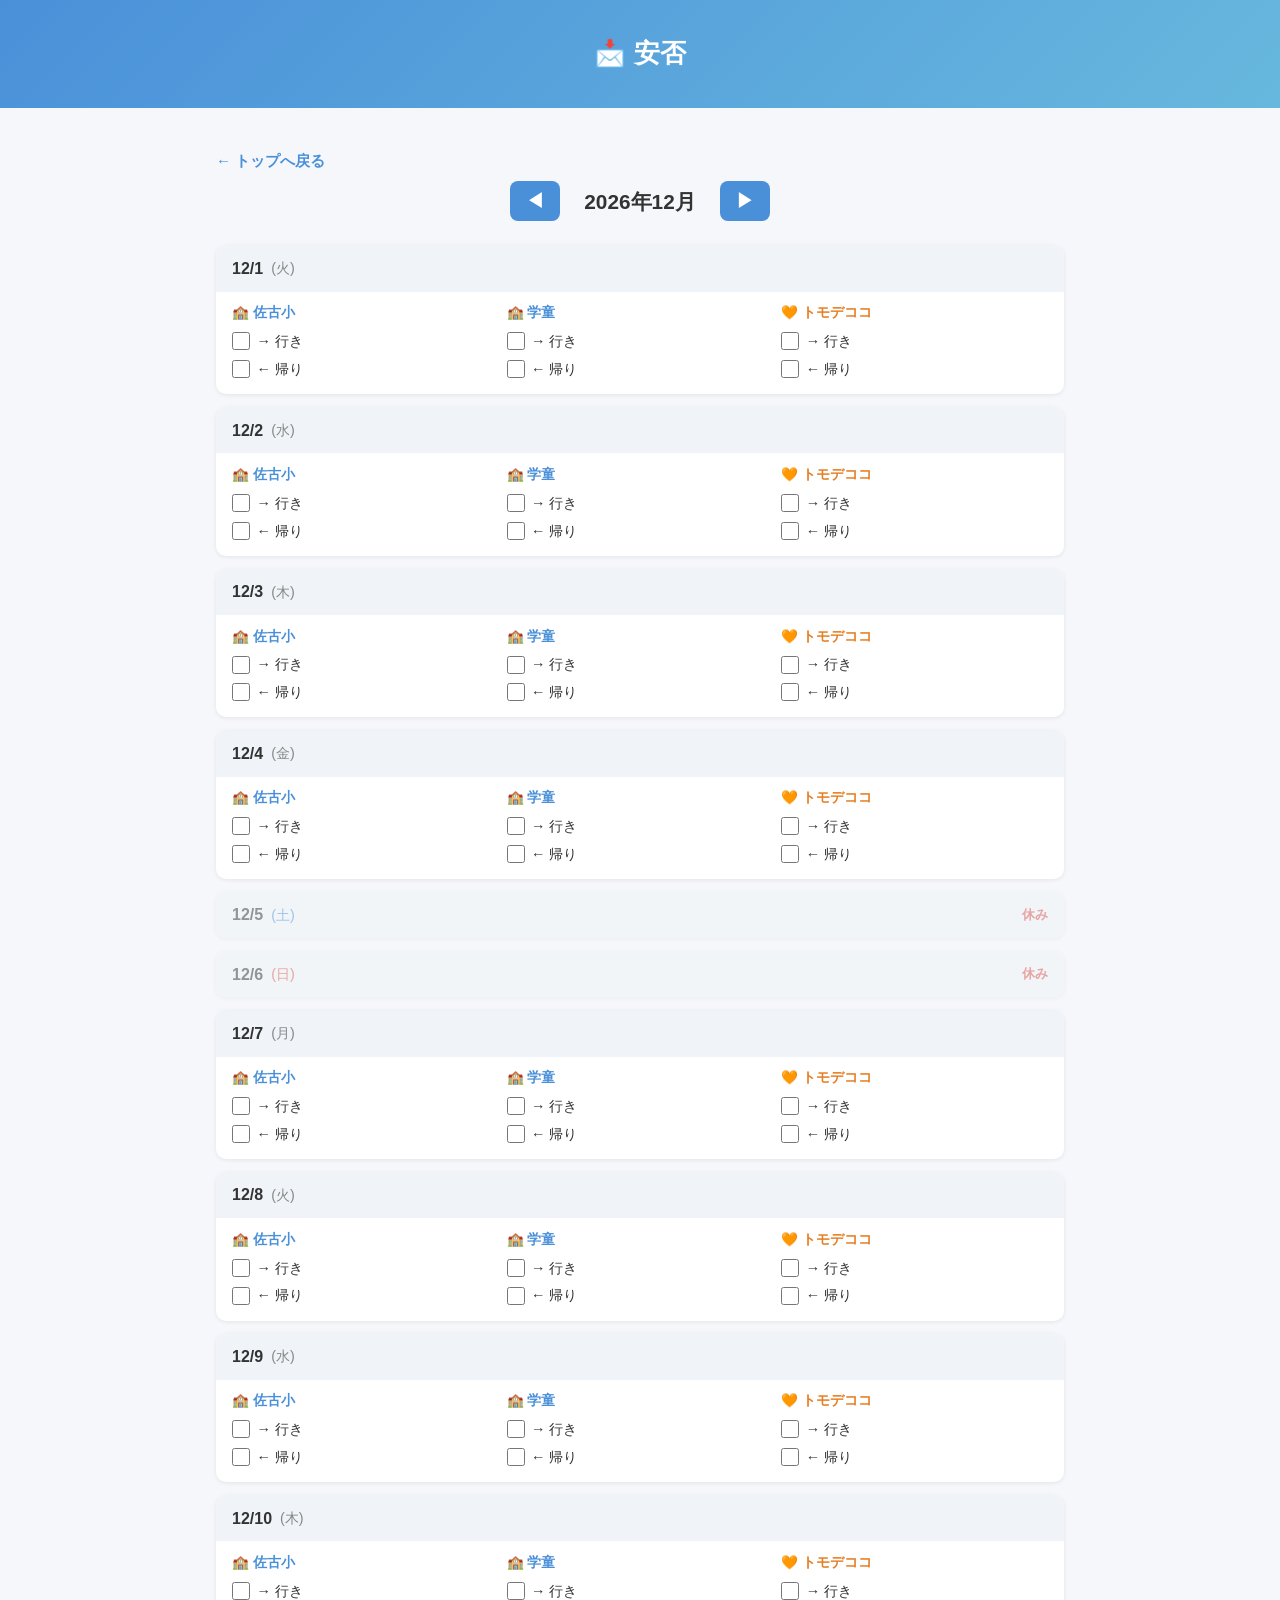
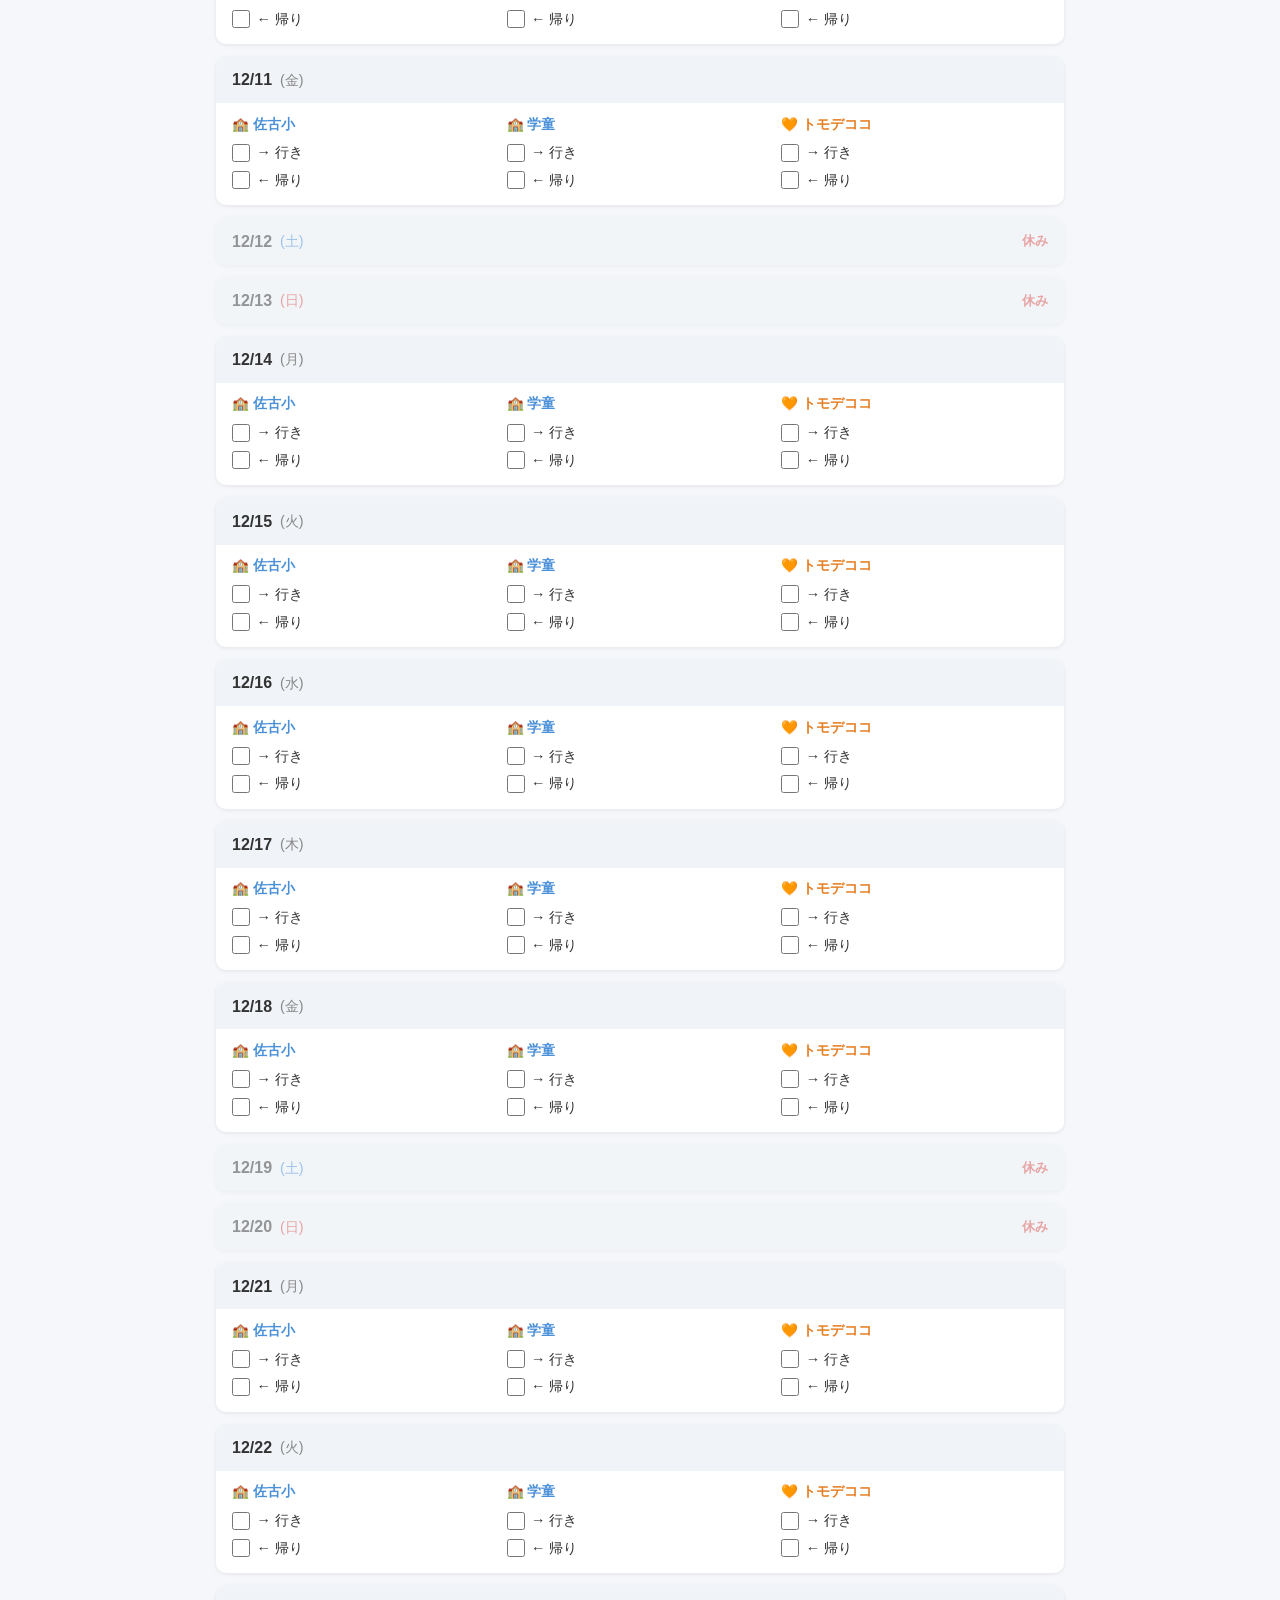
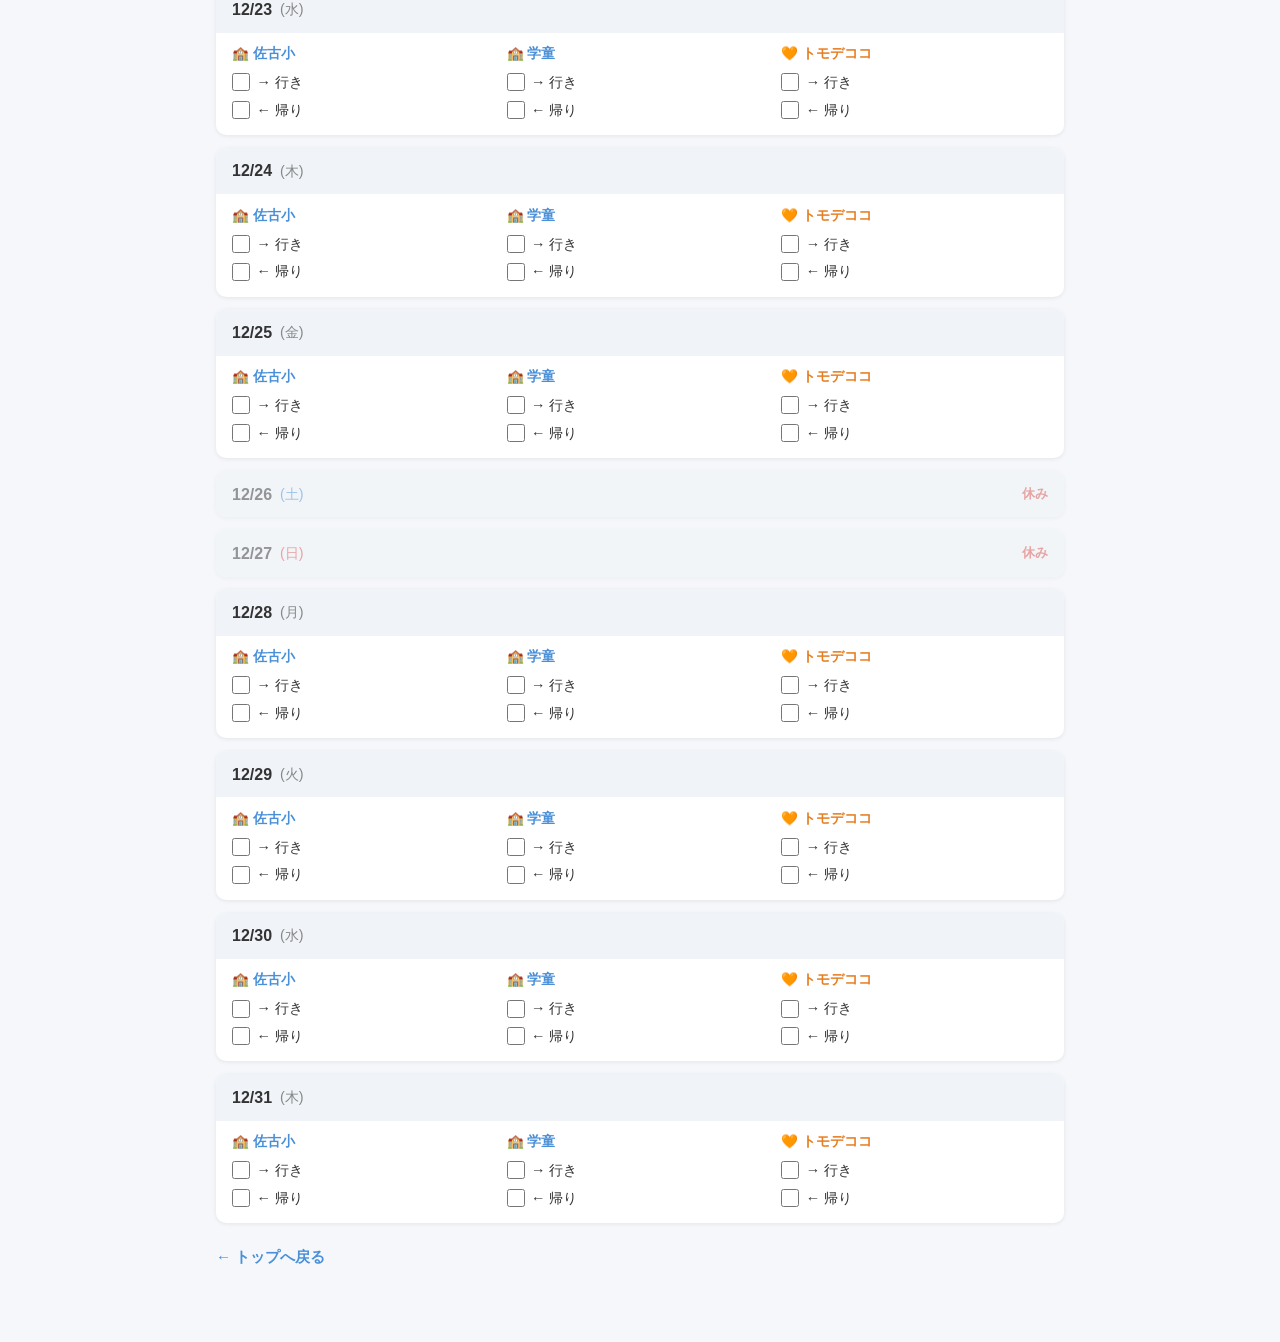
<file: gakudo.html>
<!DOCTYPE html>
<html lang="ja">
<head>
  <meta charset="UTF-8">
  <meta http-equiv="Cache-Control" content="no-cache, no-store, must-revalidate">
  <meta http-equiv="Pragma" content="no-cache">
  <meta http-equiv="Expires" content="0">
  <meta name="viewport" content="width=device-width, initial-scale=1.0">
  <link rel="manifest" href="manifest.json">
  <meta name="apple-mobile-web-app-capable" content="yes">
  <meta name="apple-mobile-web-app-status-bar-style" content="default">
  <meta name="apple-mobile-web-app-title" content="佐古小ナビ">
  <link rel="apple-touch-icon" href="apple-touch-icon.png">
  <link rel="icon" type="image/png" sizes="32x32" href="favicon-32.png">
  <title>安否 - 杏ちゃんの佐古小ナビ</title>
  <link rel="stylesheet" href="css/style.css">
  <style>
    .month-nav {
      display: flex;
      align-items: center;
      justify-content: center;
      gap: 1.5rem;
      margin-bottom: 1.5rem;
    }
    .month-nav button {
      background: #4a90d9;
      color: #fff;
      border: none;
      border-radius: 8px;
      padding: 0.5rem 1rem;
      font-size: 1.1rem;
      font-weight: bold;
      cursor: pointer;
    }
    .month-nav button:hover { background: #3a7bc8; }
    .month-label {
      font-size: 1.3rem;
      font-weight: bold;
    }
    .day-card {
      background: #fff;
      border-radius: 10px;
      box-shadow: 0 1px 4px rgba(0,0,0,0.08);
      margin-bottom: 0.8rem;
      overflow: hidden;
    }
    .day-card.holiday {
      opacity: 0.5;
    }
    .day-header {
      padding: 0.6rem 1rem;
      font-weight: bold;
      font-size: 1rem;
      background: #f0f4f8;
      display: flex;
      align-items: center;
      gap: 0.5rem;
    }
    .day-header .dow { color: #888; font-weight: normal; font-size: 0.9rem; }
    .day-header .dow.sat { color: #4a90d9; }
    .day-header .dow.sun { color: #d9534f; }
    .day-header .holiday-label {
      color: #d9534f;
      font-size: 0.8rem;
      margin-left: auto;
    }
    .day-body {
      padding: 0.6rem 1rem;
      display: flex;
      gap: 0.5rem;
      flex-wrap: nowrap;
    }
    .location-group {
      flex: 1;
      min-width: 0;
    }
    .location-name {
      font-weight: bold;
      font-size: 0.85rem;
      margin-bottom: 0.3rem;
      color: #555;
      white-space: nowrap;
      overflow: hidden;
      text-overflow: ellipsis;
    }
    @media (max-width: 600px) {
      .day-body {
        padding: 0.4rem 0.5rem;
        gap: 0.3rem;
      }
      .location-name {
        font-size: 0.75rem;
      }
      .check-row label {
        font-size: 0.78rem;
      }
      .check-row input[type="checkbox"] {
        width: 15px;
        height: 15px;
      }
    }
    .location-name.sako { color: #4a90d9; }
    .location-name.tomo { color: #e67e22; }
    .check-row {
      display: flex;
      align-items: center;
      gap: 0.4rem;
      margin-bottom: 0.2rem;
    }
    .check-row input[type="checkbox"] {
      width: 18px;
      height: 18px;
      cursor: pointer;
      flex-shrink: 0;
    }
    .check-row input.sako { accent-color: #4a90d9; }
    .check-row input.tomo { accent-color: #e67e22; }
    .check-row label {
      font-size: 0.9rem;
      cursor: pointer;
    }
    .check-row input:checked + label {
      text-decoration: line-through;
      color: #aaa;
    }
  </style>
</head>
<body>

<header>
  <h1>📩 安否</h1>
</header>

<div class="container">
  <a href="index.html" class="back-link">← トップへ戻る</a>

  <div class="month-nav">
    <button onclick="changeMonth(-1)">◀</button>
    <span class="month-label" id="monthLabel"></span>
    <button onclick="changeMonth(1)">▶</button>
  </div>

  <div id="calendar"></div>

  <a href="index.html" class="back-link" style="margin-bottom:2rem;">← トップへ戻る</a>
</div>

<script src="js/sync.js"></script>
<script>
const DOW = ['日','月','火','水','木','金','土'];
const HOLIDAYS_2026 = {
  '2026-01-01':'元日','2026-01-12':'成人の日','2026-02-11':'建国記念の日',
  '2026-02-23':'天皇誕生日','2026-03-20':'春分の日','2026-04-29':'昭和の日',
  '2026-05-03':'憲法記念日','2026-05-04':'みどりの日','2026-05-05':'こどもの日',
  '2026-05-06':'振替休日','2026-07-20':'海の日','2026-08-11':'山の日',
  '2026-09-21':'敬老の日','2026-09-23':'秋分の日','2026-10-12':'スポーツの日',
  '2026-11-03':'文化の日','2026-11-23':'勤労感謝の日'
};

const _today = new Date();
let currentYear = _today.getFullYear();
let currentMonth = _today.getMonth() + 1;

function pad(n) { return String(n).padStart(2,'0'); }
function dateKey(y,m,d) { return `${y}-${pad(m)}-${pad(d)}`; }
function storageKey(y,m,d,loc,dir) { return `gakudo_${dateKey(y,m,d)}_${loc}_${dir}`; }

function changeMonth(delta) {
  currentMonth += delta;
  if (currentMonth > 12) { currentMonth = 1; currentYear++; }
  if (currentMonth < 1) { currentMonth = 12; currentYear--; }
  renderCalendar();
}

function renderCalendar() {
  document.getElementById('monthLabel').textContent = `${currentYear}年${currentMonth}月`;
  const cal = document.getElementById('calendar');
  cal.innerHTML = '';

  const daysInMonth = new Date(currentYear, currentMonth, 0).getDate();

  for (let d = 1; d <= daysInMonth; d++) {
    const date = new Date(currentYear, currentMonth - 1, d);
    const dow = date.getDay();
    const dk = dateKey(currentYear, currentMonth, d);
    const holiday = HOLIDAYS_2026[dk];
    const isOff = dow === 0 || dow === 6 || !!holiday;

    const card = document.createElement('div');
    card.id = 'day-' + dk;
    card.className = 'day-card' + (isOff ? ' holiday' : '');

    const dowClass = dow === 0 ? 'sun' : dow === 6 ? 'sat' : '';

    card.innerHTML = `
      <div class="day-header">
        <span>${currentMonth}/${d}</span>
        <span class="dow ${dowClass}">(${DOW[dow]})</span>
        ${holiday ? `<span class="holiday-label">${holiday}</span>` : ''}
        ${dow === 0 || dow === 6 ? '<span class="holiday-label">休み</span>' : ''}
      </div>
      ${isOff ? '' : `
      <div class="day-body">
        <div class="location-group">
          <div class="location-name sako">🏫 佐古小</div>
          <div class="check-row">
            <input type="checkbox" class="sako" id="sc_ik_${dk}" onchange="onCheck(this,'佐古小','行き','${dk}')">
            <label for="sc_ik_${dk}">→ 行き</label>
          </div>
          <div class="check-row">
            <input type="checkbox" class="sako" id="sc_kr_${dk}" onchange="onCheck(this,'佐古小','帰り','${dk}')">
            <label for="sc_kr_${dk}">← 帰り</label>
          </div>
        </div>
        <div class="location-group">
          <div class="location-name sako">🏫 学童</div>
          <div class="check-row">
            <input type="checkbox" class="sako" id="s_ik_${dk}" onchange="onCheck(this,'学童','行き','${dk}')">
            <label for="s_ik_${dk}">→ 行き</label>
          </div>
          <div class="check-row">
            <input type="checkbox" class="sako" id="s_kr_${dk}" onchange="onCheck(this,'学童','帰り','${dk}')">
            <label for="s_kr_${dk}">← 帰り</label>
          </div>
        </div>
        <div class="location-group">
          <div class="location-name tomo">🧡 トモデココ</div>
          <div class="check-row">
            <input type="checkbox" class="tomo" id="t_ik_${dk}" onchange="onCheck(this,'トモデココ','行き','${dk}')">
            <label for="t_ik_${dk}">→ 行き</label>
          </div>
          <div class="check-row">
            <input type="checkbox" class="tomo" id="t_kr_${dk}" onchange="onCheck(this,'トモデココ','帰り','${dk}')">
            <label for="t_kr_${dk}">← 帰り</label>
          </div>
        </div>
      </div>`}
    `;
    cal.appendChild(card);
  }

  // restore checked states (まずlocalStorageから)
  cal.querySelectorAll('input[type="checkbox"]').forEach(cb => {
    cb.checked = localStorage.getItem(cb.id) === '1';
  });
}

function save(cb) {
  syncSave(cb.id, cb.checked ? '1' : '0');
}

function onCheck(cb, location, direction, dk) {
  save(cb);
  if (!cb.checked) return;

  const now = new Date();
  const dow = DOW[now.getDay()];
  const datetime = `${now.getFullYear()}年${now.getMonth()+1}月${now.getDate()}日(${dow}) ${now.getHours()}時${String(now.getMinutes()).padStart(2,'0')}分`;

  syncEmail(location, direction, datetime, cb.id);
}

renderCalendar();

// 当日の行にスクロール
(function scrollToToday() {
  const todayKey = dateKey(_today.getFullYear(), _today.getMonth() + 1, _today.getDate());
  const todayCard = document.getElementById('day-' + todayKey);
  if (todayCard) {
    setTimeout(() => todayCard.scrollIntoView({ behavior: 'smooth', block: 'start' }), 100);
  }
})();

// 共有データを読み込んでチェック状態を反映
syncLoad().then(data => {
  if (!data) return;
  document.querySelectorAll('.check-row input[type="checkbox"]').forEach(cb => {
    if (data[cb.id] !== undefined) {
      cb.checked = data[cb.id] === '1';
      localStorage.setItem(cb.id, data[cb.id]);
    }
  });
});
</script>
</body>
</html>
</file>
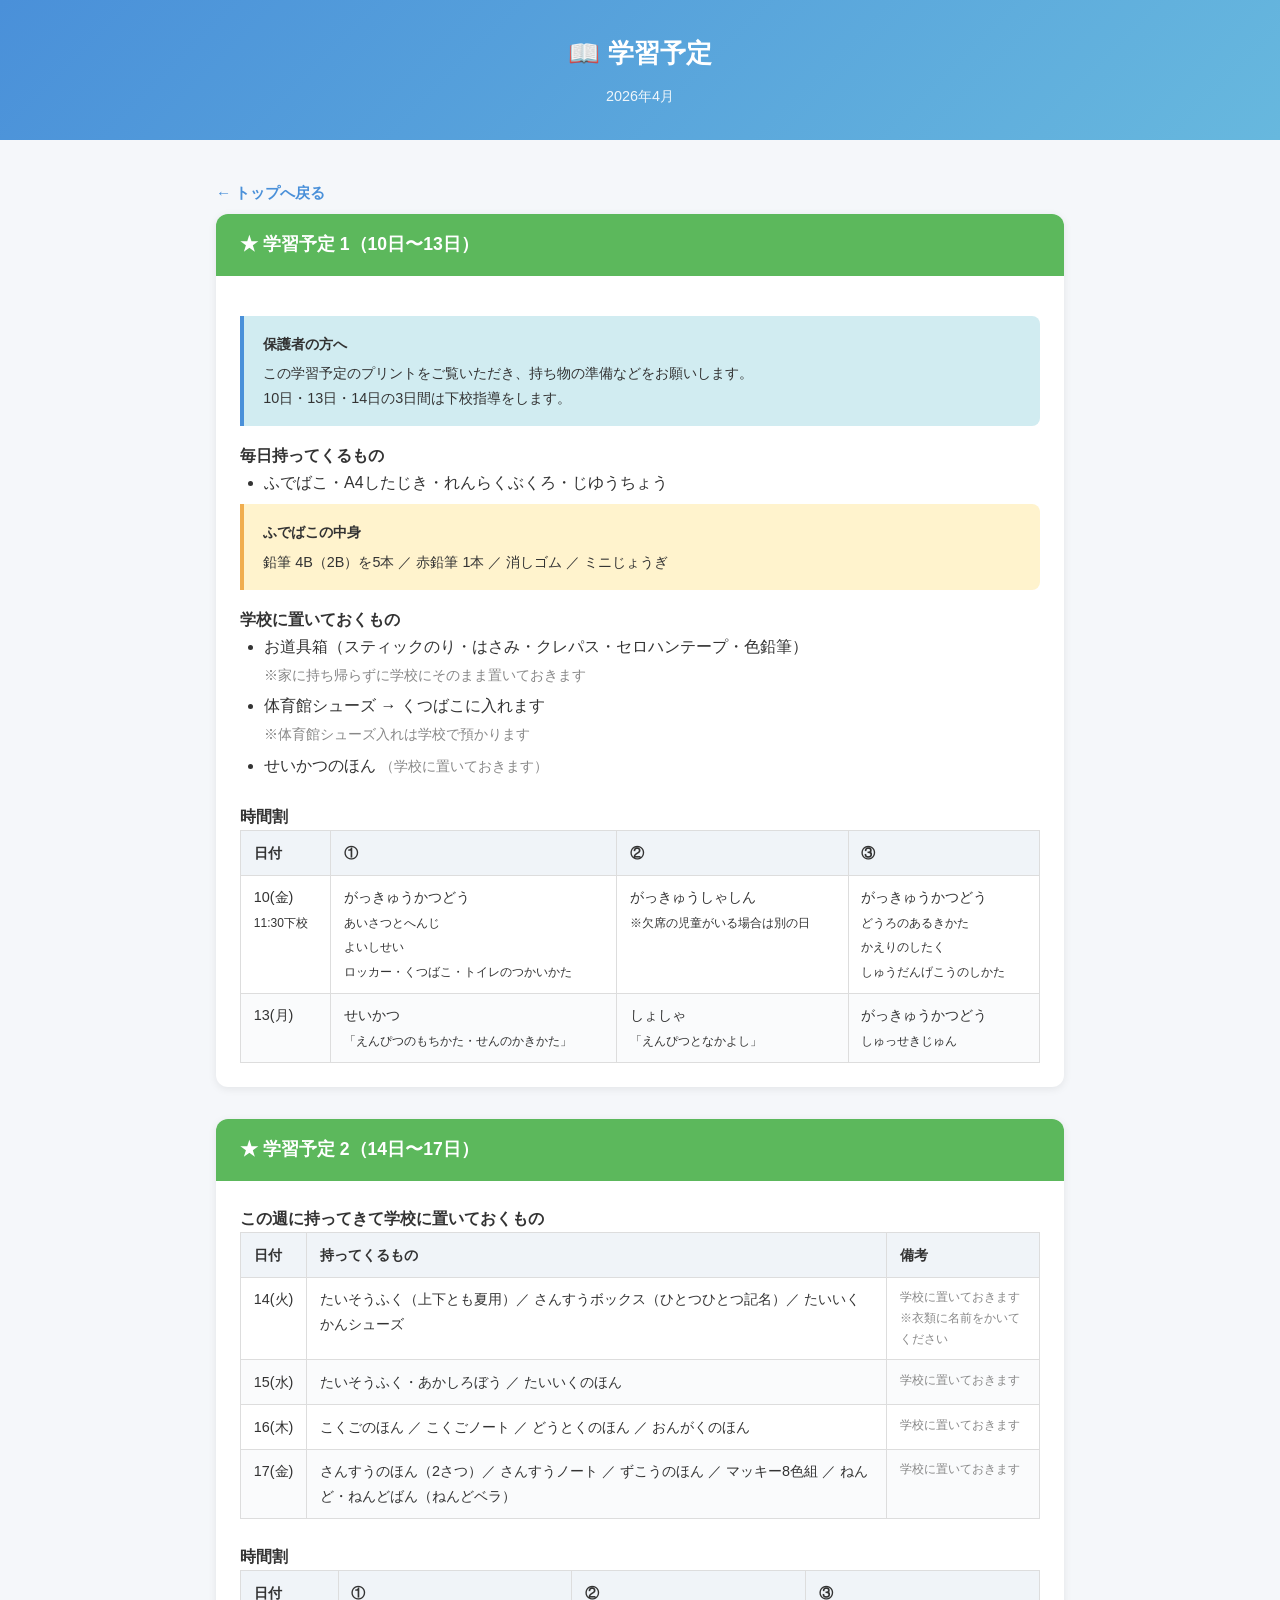
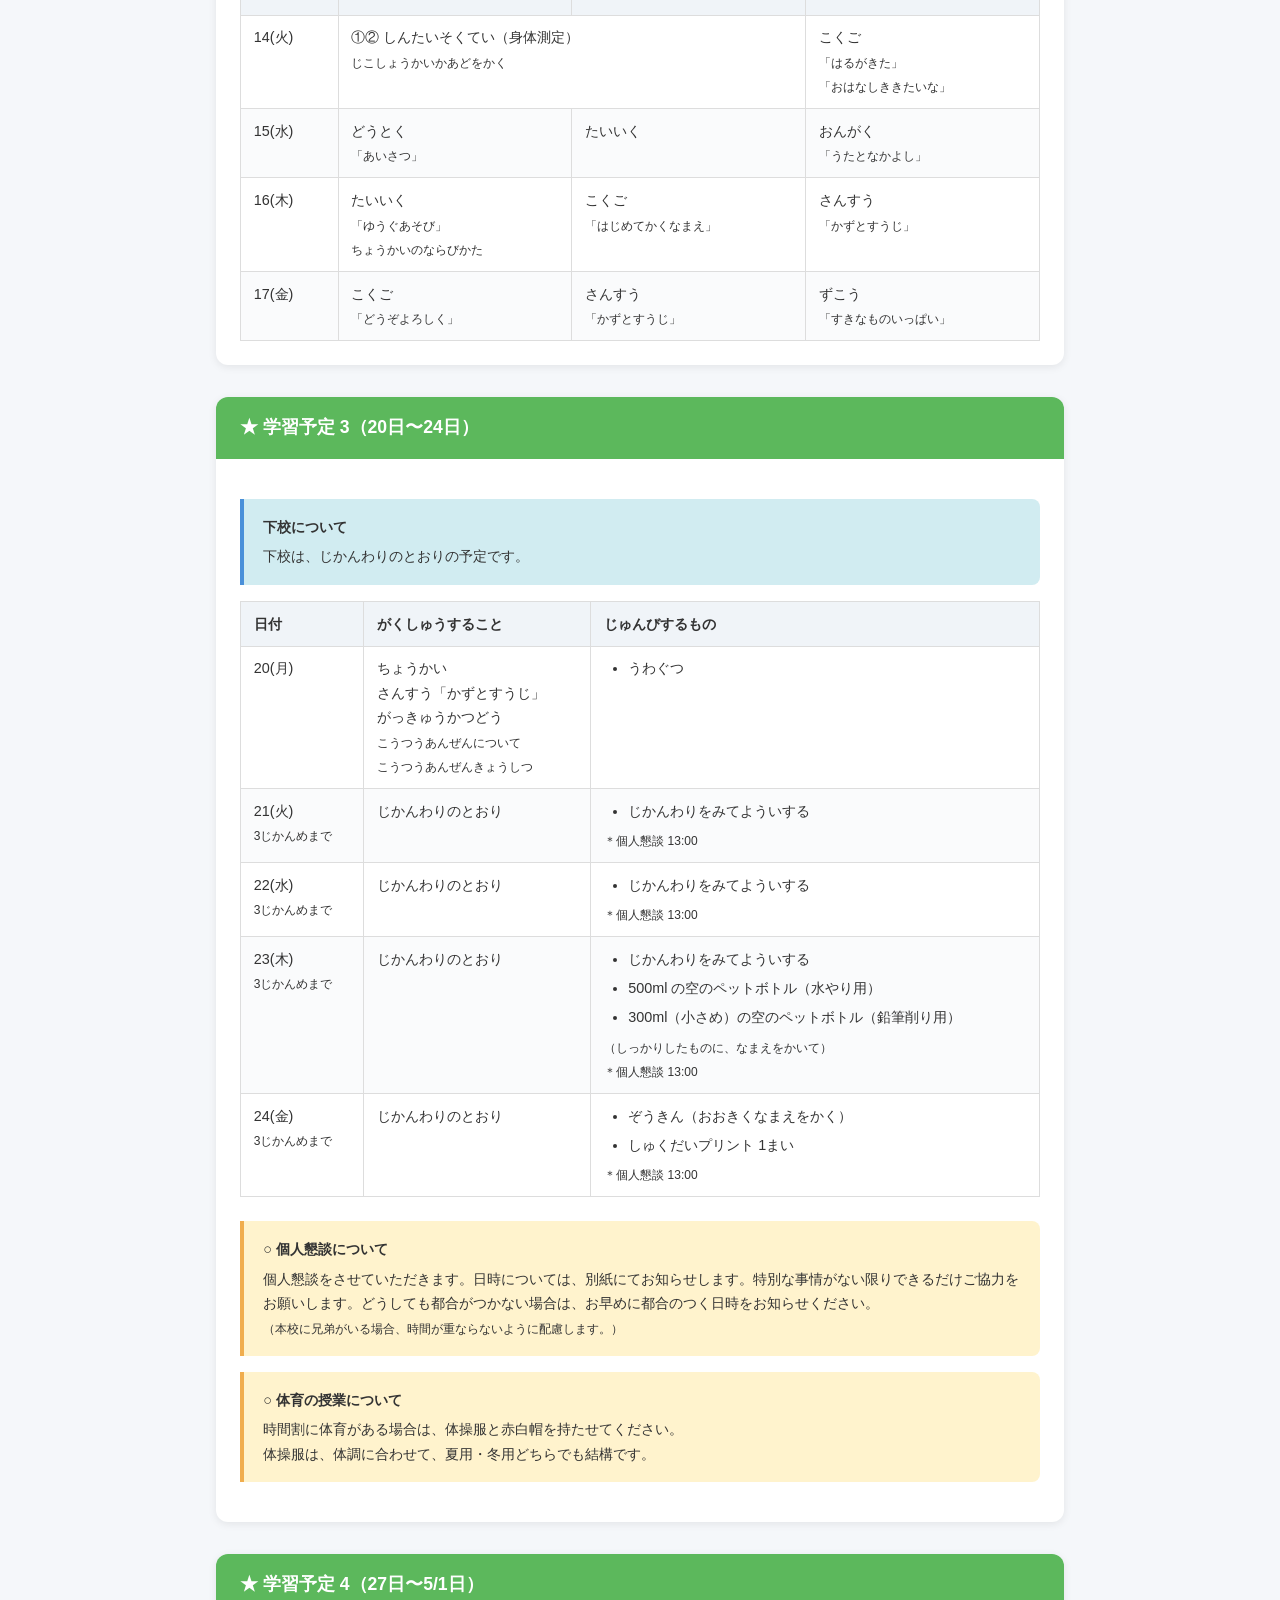
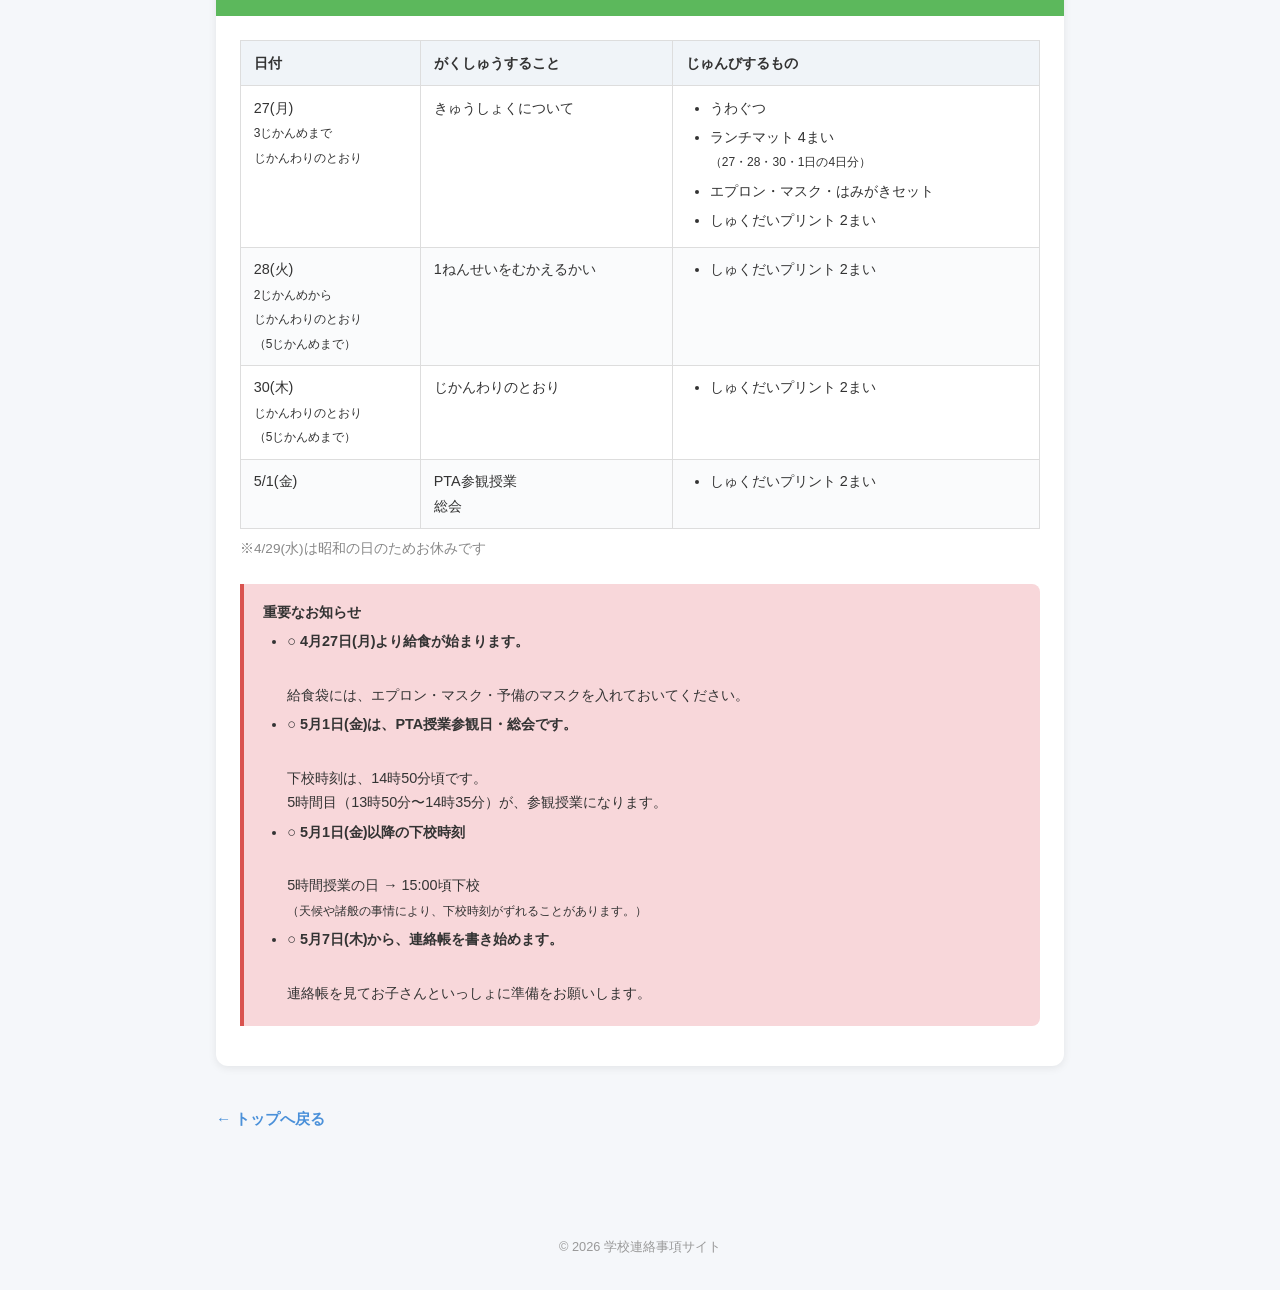
<file: gakushu.html>
<!DOCTYPE html>
<html lang="ja">
<head>
  <meta charset="UTF-8">
  <meta http-equiv="Cache-Control" content="no-cache, no-store, must-revalidate">
  <meta http-equiv="Pragma" content="no-cache">
  <meta http-equiv="Expires" content="0">
  <meta name="viewport" content="width=device-width, initial-scale=1.0">
  <link rel="manifest" href="manifest.json">
  <meta name="apple-mobile-web-app-capable" content="yes">
  <meta name="apple-mobile-web-app-status-bar-style" content="default">
  <meta name="apple-mobile-web-app-title" content="佐古小ナビ">
  <link rel="apple-touch-icon" href="apple-touch-icon.png">
  <link rel="icon" type="image/png" sizes="32x32" href="favicon-32.png">
  <title>学習予定 - 学校連絡事項</title>
  <link rel="stylesheet" href="css/style.css">
</head>
<body>

<header>
  <h1>📖 学習予定</h1>
  <p>2026年4月</p>
</header>

<div class="container">
  <a href="index.html" class="back-link">← トップへ戻る</a>

  <!-- ==================== 学習予定1 ==================== -->
  <div class="card">
    <div class="card-header green">★ 学習予定 1（10日〜13日）</div>
    <div class="card-body">
      <div class="notice notice-blue">
        <strong>保護者の方へ</strong>
        この学習予定のプリントをご覧いただき、持ち物の準備などをお願いします。<br>
        10日・13日・14日の3日間は下校指導をします。
      </div>

      <h4>毎日持ってくるもの</h4>
      <ul>
        <li>ふでばこ・A4したじき・れんらくぶくろ・じゆうちょう</li>
      </ul>
      <div class="notice" style="margin-top:0.5rem;">
        <strong>ふでばこの中身</strong>
        鉛筆 4B（2B）を5本 ／ 赤鉛筆 1本 ／ 消しゴム ／ ミニじょうぎ
      </div>

      <h4 style="margin-top:1rem;">学校に置いておくもの</h4>
      <ul>
        <li>お道具箱（スティックのり・はさみ・クレパス・セロハンテープ・色鉛筆）<br>
          <small class="school-keep">※家に持ち帰らずに学校にそのまま置いておきます</small></li>
        <li>体育館シューズ → くつばこに入れます<br>
          <small class="school-keep">※体育館シューズ入れは学校で預かります</small></li>
        <li>せいかつのほん <span class="school-keep">（学校に置いておきます）</span></li>
      </ul>

      <h4 style="margin-top:1.5rem;">時間割</h4>
      <table>
        <thead>
          <tr><th>日付</th><th>①</th><th>②</th><th>③</th></tr>
        </thead>
        <tbody>
          <tr>
            <td>10(金)<br><small>11:30下校</small></td>
            <td>がっきゅうかつどう<br><small>あいさつとへんじ<br>よいしせい<br>ロッカー・くつばこ・トイレのつかいかた</small></td>
            <td>がっきゅうしゃしん<br><small>※欠席の児童がいる場合は別の日</small></td>
            <td>がっきゅうかつどう<br><small>どうろのあるきかた<br>かえりのしたく<br>しゅうだんげこうのしかた</small></td>
          </tr>
          <tr>
            <td>13(月)</td>
            <td>せいかつ<br><small>「えんぴつのもちかた・せんのかきかた」</small></td>
            <td>しょしゃ<br><small>「えんぴつとなかよし」</small></td>
            <td>がっきゅうかつどう<br><small>しゅっせきじゅん</small></td>
          </tr>
        </tbody>
      </table>
    </div>
  </div>

  <!-- ==================== 学習予定2 ==================== -->
  <div class="card">
    <div class="card-header green">★ 学習予定 2（14日〜17日）</div>
    <div class="card-body">

      <h4>この週に持ってきて学校に置いておくもの</h4>
      <table style="margin-bottom:1.5rem;">
        <thead><tr><th>日付</th><th>持ってくるもの</th><th>備考</th></tr></thead>
        <tbody>
          <tr>
            <td>14(火)</td>
            <td>たいそうふく（上下とも夏用）／ さんすうボックス（ひとつひとつ記名）／ たいいくかんシューズ</td>
            <td class="school-keep">学校に置いておきます<br>※衣類に名前をかいてください</td>
          </tr>
          <tr>
            <td>15(水)</td>
            <td>たいそうふく・あかしろぼう ／ たいいくのほん</td>
            <td class="school-keep">学校に置いておきます</td>
          </tr>
          <tr>
            <td>16(木)</td>
            <td>こくごのほん ／ こくごノート ／ どうとくのほん ／ おんがくのほん</td>
            <td class="school-keep">学校に置いておきます</td>
          </tr>
          <tr>
            <td>17(金)</td>
            <td>さんすうのほん（2さつ）／ さんすうノート ／ ずこうのほん ／ マッキー8色組 ／ ねんど・ねんどばん（ねんどベラ）</td>
            <td class="school-keep">学校に置いておきます</td>
          </tr>
        </tbody>
      </table>

      <h4>時間割</h4>
      <table>
        <thead>
          <tr><th>日付</th><th>①</th><th>②</th><th>③</th></tr>
        </thead>
        <tbody>
          <tr>
            <td>14(火)</td>
            <td colspan="2">①② しんたいそくてい（身体測定）<br><small>じこしょうかいかあどをかく</small></td>
            <td>こくご<br><small>「はるがきた」<br>「おはなしききたいな」</small></td>
          </tr>
          <tr>
            <td>15(水)</td>
            <td>どうとく<br><small>「あいさつ」</small></td>
            <td>たいいく</td>
            <td>おんがく<br><small>「うたとなかよし」</small></td>
          </tr>
          <tr>
            <td>16(木)</td>
            <td>たいいく<br><small>「ゆうぐあそび」<br>ちょうかいのならびかた</small></td>
            <td>こくご<br><small>「はじめてかくなまえ」</small></td>
            <td>さんすう<br><small>「かずとすうじ」</small></td>
          </tr>
          <tr>
            <td>17(金)</td>
            <td>こくご<br><small>「どうぞよろしく」</small></td>
            <td>さんすう<br><small>「かずとすうじ」</small></td>
            <td>ずこう<br><small>「すきなものいっぱい」</small></td>
          </tr>
        </tbody>
      </table>
    </div>
  </div>

  <!-- ==================== 学習予定3 ==================== -->
  <div class="card">
    <div class="card-header green">★ 学習予定 3（20日〜24日）</div>
    <div class="card-body">
      <div class="notice notice-blue">
        <strong>下校について</strong>
        下校は、じかんわりのとおりの予定です。
      </div>
      <table>
        <thead>
          <tr><th>日付</th><th>がくしゅうすること</th><th>じゅんびするもの</th></tr>
        </thead>
        <tbody>
          <tr>
            <td>20(月)</td>
            <td>ちょうかい<br>さんすう「かずとすうじ」<br>がっきゅうかつどう<br><small>こうつうあんぜんについて<br>こうつうあんぜんきょうしつ</small></td>
            <td>
              <ul><li>うわぐつ</li></ul>
            </td>
          </tr>
          <tr>
            <td>21(火)<br><small>3じかんめまで</small></td>
            <td>じかんわりのとおり</td>
            <td>
              <ul><li>じかんわりをみてよういする</li></ul>
              <small>＊個人懇談 13:00</small>
            </td>
          </tr>
          <tr>
            <td>22(水)<br><small>3じかんめまで</small></td>
            <td>じかんわりのとおり</td>
            <td>
              <ul><li>じかんわりをみてよういする</li></ul>
              <small>＊個人懇談 13:00</small>
            </td>
          </tr>
          <tr>
            <td>23(木)<br><small>3じかんめまで</small></td>
            <td>じかんわりのとおり</td>
            <td>
              <ul>
                <li>じかんわりをみてよういする</li>
                <li>500ml の空のペットボトル（水やり用）</li>
                <li>300ml（小さめ）の空のペットボトル（鉛筆削り用）</li>
              </ul>
              <small>（しっかりしたものに、なまえをかいて）</small><br>
              <small>＊個人懇談 13:00</small>
            </td>
          </tr>
          <tr>
            <td>24(金)<br><small>3じかんめまで</small></td>
            <td>じかんわりのとおり</td>
            <td>
              <ul>
                <li>ぞうきん（おおきくなまえをかく）</li>
                <li>しゅくだいプリント 1まい</li>
              </ul>
              <small>＊個人懇談 13:00</small>
            </td>
          </tr>
        </tbody>
      </table>

      <div class="notice" style="margin-top:1.5rem;">
        <strong>○ 個人懇談について</strong>
        個人懇談をさせていただきます。日時については、別紙にてお知らせします。特別な事情がない限りできるだけご協力をお願いします。どうしても都合がつかない場合は、お早めに都合のつく日時をお知らせください。<br>
        <small>（本校に兄弟がいる場合、時間が重ならないように配慮します。）</small>
      </div>
      <div class="notice">
        <strong>○ 体育の授業について</strong>
        時間割に体育がある場合は、体操服と赤白帽を持たせてください。<br>
        体操服は、体調に合わせて、夏用・冬用どちらでも結構です。
      </div>
    </div>
  </div>

  <!-- ==================== 学習予定4 ==================== -->
  <div class="card">
    <div class="card-header green">★ 学習予定 4（27日〜5/1日）</div>
    <div class="card-body">
      <table>
        <thead>
          <tr><th>日付</th><th>がくしゅうすること</th><th>じゅんびするもの</th></tr>
        </thead>
        <tbody>
          <tr>
            <td>27(月)<br><small>3じかんめまで<br>じかんわりのとおり</small></td>
            <td>きゅうしょくについて</td>
            <td>
              <ul>
                <li>うわぐつ</li>
                <li>ランチマット 4まい<br><small>（27・28・30・1日の4日分）</small></li>
                <li>エプロン・マスク・はみがきセット</li>
                <li>しゅくだいプリント 2まい</li>
              </ul>
            </td>
          </tr>
          <tr>
            <td>28(火)<br><small>2じかんめから<br>じかんわりのとおり<br>（5じかんめまで）</small></td>
            <td>1ねんせいをむかえるかい</td>
            <td>
              <ul>
                <li>しゅくだいプリント 2まい</li>
              </ul>
            </td>
          </tr>
          <tr>
            <td>30(木)<br><small>じかんわりのとおり<br>（5じかんめまで）</small></td>
            <td>じかんわりのとおり</td>
            <td>
              <ul>
                <li>しゅくだいプリント 2まい</li>
              </ul>
            </td>
          </tr>
          <tr>
            <td>5/1(金)</td>
            <td>PTA参観授業<br>総会</td>
            <td>
              <ul>
                <li>しゅくだいプリント 2まい</li>
              </ul>
            </td>
          </tr>
        </tbody>
      </table>
      <p style="margin-top:0.5rem; color:#888; font-size:0.85rem;">※4/29(水)は昭和の日のためお休みです</p>

      <div class="notice notice-red" style="margin-top:1.5rem;">
        <strong>重要なお知らせ</strong>
        <ul>
          <li><strong>○ 4月27日(月)より給食が始まります。</strong><br>
            給食袋には、エプロン・マスク・予備のマスクを入れておいてください。</li>
          <li><strong>○ 5月1日(金)は、PTA授業参観日・総会です。</strong><br>
            下校時刻は、14時50分頃です。<br>
            5時間目（13時50分〜14時35分）が、参観授業になります。</li>
          <li><strong>○ 5月1日(金)以降の下校時刻</strong><br>
            5時間授業の日 → 15:00頃下校<br>
            <small>（天候や諸般の事情により、下校時刻がずれることがあります。）</small></li>
          <li><strong>○ 5月7日(木)から、連絡帳を書き始めます。</strong><br>
            連絡帳を見てお子さんといっしょに準備をお願いします。</li>
        </ul>
      </div>
    </div>
  </div>

  <a href="index.html" class="back-link" style="margin-bottom:2rem;">← トップへ戻る</a>
</div>

<footer>
  &copy; 2026 学校連絡事項サイト
</footer>

</body>
</html>
</file>
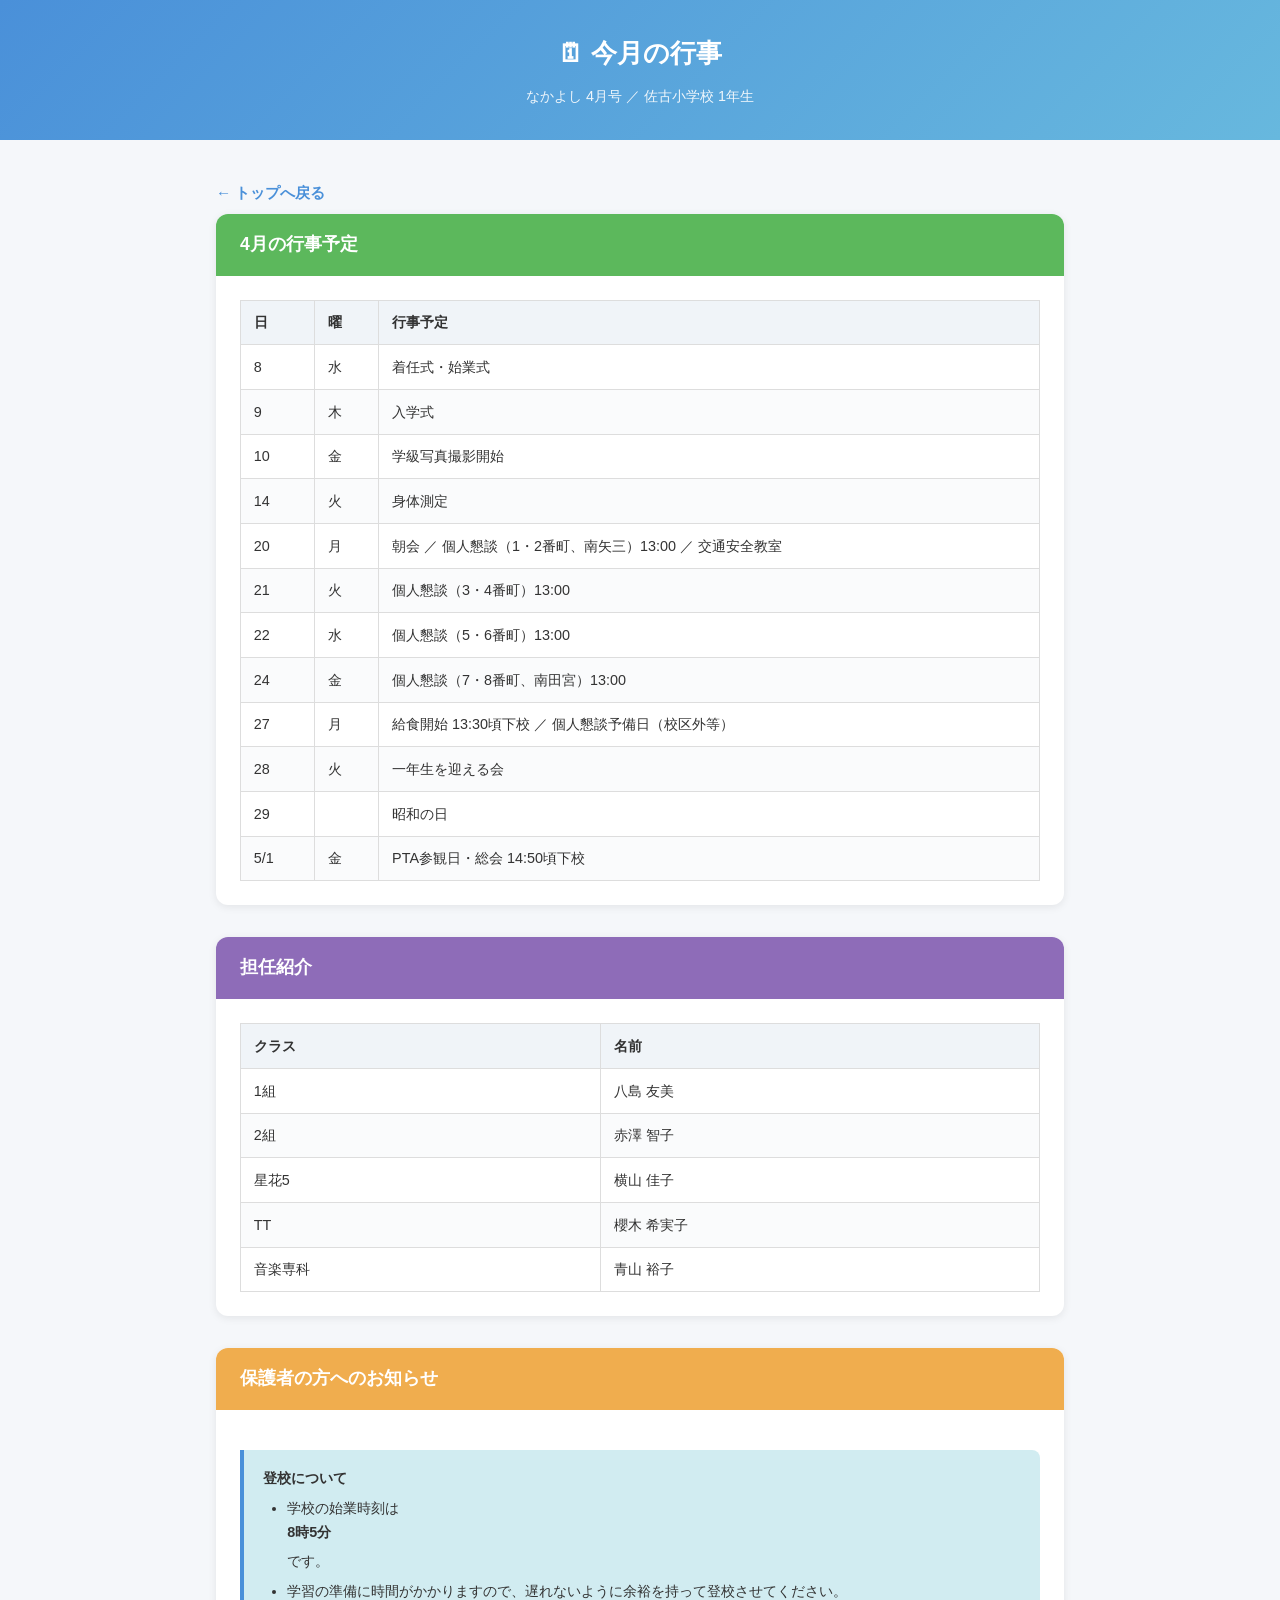
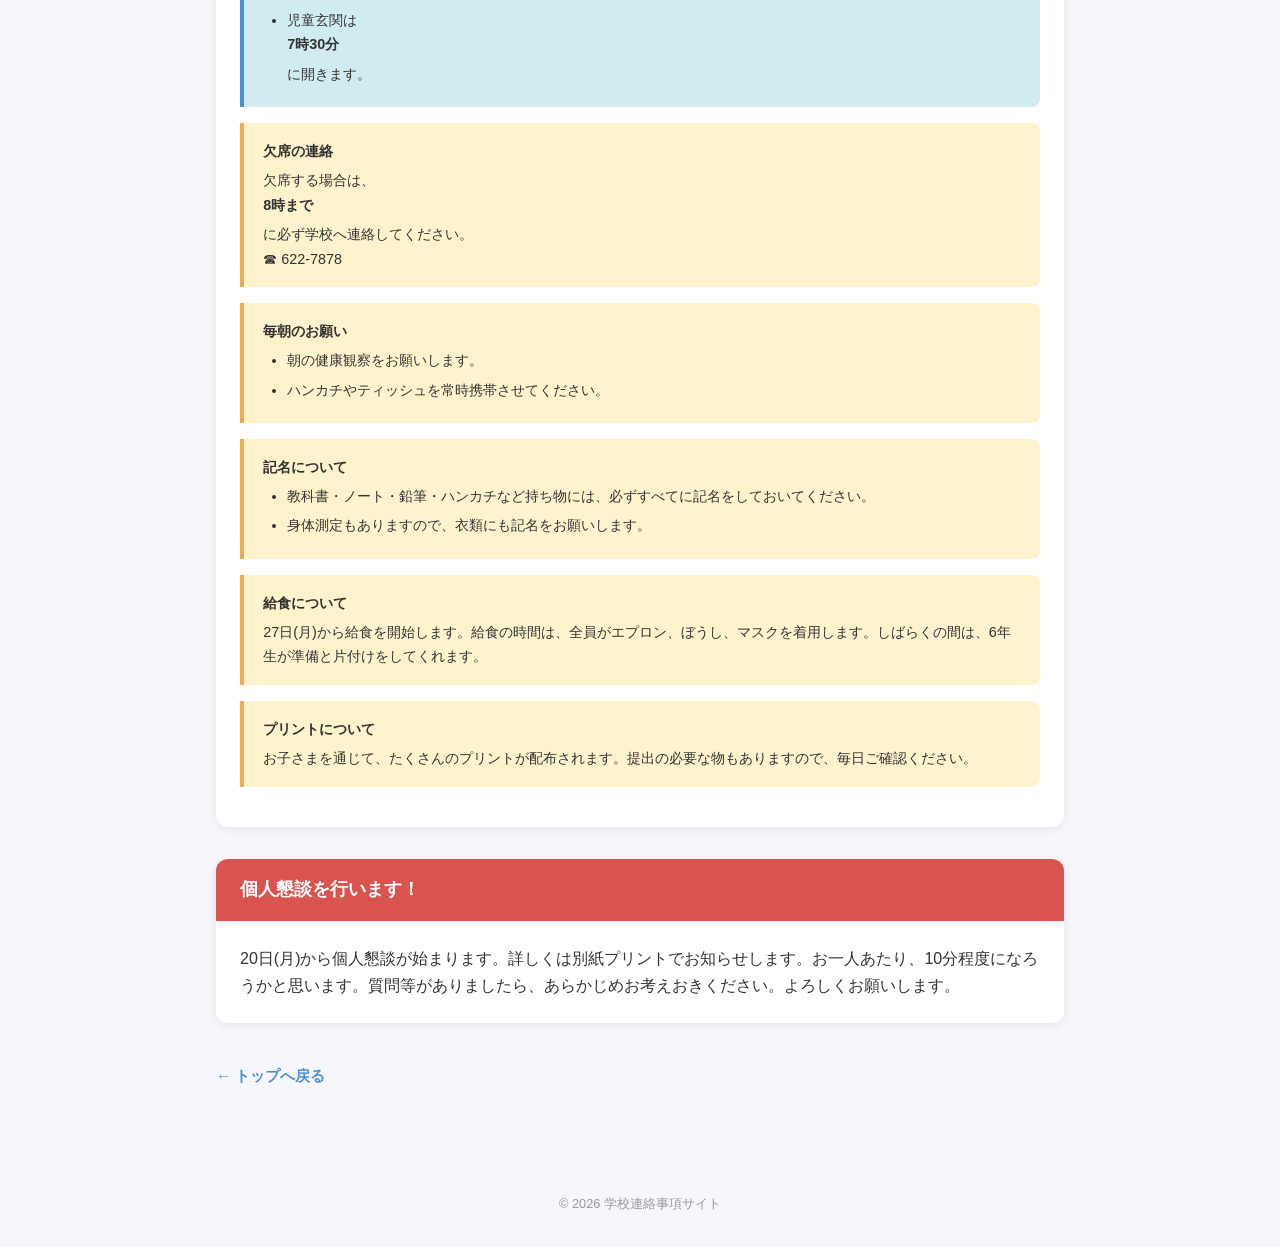
<file: gyoji.html>
<!DOCTYPE html>
<html lang="ja">
<head>
  <meta charset="UTF-8">
  <meta http-equiv="Cache-Control" content="no-cache, no-store, must-revalidate">
  <meta http-equiv="Pragma" content="no-cache">
  <meta http-equiv="Expires" content="0">
  <meta name="viewport" content="width=device-width, initial-scale=1.0">
  <link rel="manifest" href="manifest.json">
  <meta name="apple-mobile-web-app-capable" content="yes">
  <meta name="apple-mobile-web-app-status-bar-style" content="default">
  <meta name="apple-mobile-web-app-title" content="佐古小ナビ">
  <link rel="apple-touch-icon" href="apple-touch-icon.png">
  <link rel="icon" type="image/png" sizes="32x32" href="favicon-32.png">
  <title>今月の行事 - 学校連絡事項</title>
  <link rel="stylesheet" href="css/style.css">
</head>
<body>

<header>
  <h1>🗓 今月の行事</h1>
  <p>なかよし 4月号 ／ 佐古小学校 1年生</p>
</header>

<div class="container">
  <a href="index.html" class="back-link">← トップへ戻る</a>

  <!-- ==================== 行事予定 ==================== -->
  <div class="card">
    <div class="card-header green">4月の行事予定</div>
    <div class="card-body">
      <table>
        <thead>
          <tr><th>日</th><th>曜</th><th>行事予定</th></tr>
        </thead>
        <tbody>
          <tr><td>8</td><td>水</td><td>着任式・始業式</td></tr>
          <tr><td>9</td><td>木</td><td>入学式</td></tr>
          <tr><td>10</td><td>金</td><td>学級写真撮影開始</td></tr>
          <tr><td>14</td><td>火</td><td>身体測定</td></tr>
          <tr><td>20</td><td>月</td><td>朝会 ／ 個人懇談（1・2番町、南矢三）13:00 ／ 交通安全教室</td></tr>
          <tr><td>21</td><td>火</td><td>個人懇談（3・4番町）13:00</td></tr>
          <tr><td>22</td><td>水</td><td>個人懇談（5・6番町）13:00</td></tr>
          <tr><td>24</td><td>金</td><td>個人懇談（7・8番町、南田宮）13:00</td></tr>
          <tr><td>27</td><td>月</td><td>給食開始 13:30頃下校 ／ 個人懇談予備日（校区外等）</td></tr>
          <tr><td>28</td><td>火</td><td>一年生を迎える会</td></tr>
          <tr><td>29</td><td></td><td>昭和の日</td></tr>
          <tr><td>5/1</td><td>金</td><td>PTA参観日・総会 14:50頃下校</td></tr>
        </tbody>
      </table>
    </div>
  </div>

  <!-- ==================== 担任紹介 ==================== -->
  <div class="card">
    <div class="card-header purple">担任紹介</div>
    <div class="card-body">
      <table>
        <thead>
          <tr><th>クラス</th><th>名前</th></tr>
        </thead>
        <tbody>
          <tr><td>1組</td><td>八島 友美</td></tr>
          <tr><td>2組</td><td>赤澤 智子</td></tr>
          <tr><td>星花5</td><td>横山 佳子</td></tr>
          <tr><td>TT</td><td>櫻木 希実子</td></tr>
          <tr><td>音楽専科</td><td>青山 裕子</td></tr>
        </tbody>
      </table>
    </div>
  </div>

  <!-- ==================== お知らせ ==================== -->
  <div class="card">
    <div class="card-header orange">保護者の方へのお知らせ</div>
    <div class="card-body">
      <div class="notice notice-blue">
        <strong>登校について</strong>
        <ul>
          <li>学校の始業時刻は <strong>8時5分</strong> です。</li>
          <li>学習の準備に時間がかかりますので、遅れないように余裕を持って登校させてください。</li>
          <li>児童玄関は <strong>7時30分</strong> に開きます。</li>
        </ul>
      </div>

      <div class="notice">
        <strong>欠席の連絡</strong>
        欠席する場合は、<strong>8時まで</strong>に必ず学校へ連絡してください。<br>
        ☎ 622-7878
      </div>

      <div class="notice">
        <strong>毎朝のお願い</strong>
        <ul>
          <li>朝の健康観察をお願いします。</li>
          <li>ハンカチやティッシュを常時携帯させてください。</li>
        </ul>
      </div>

      <div class="notice">
        <strong>記名について</strong>
        <ul>
          <li>教科書・ノート・鉛筆・ハンカチなど持ち物には、必ずすべてに記名をしておいてください。</li>
          <li>身体測定もありますので、衣類にも記名をお願いします。</li>
        </ul>
      </div>

      <div class="notice">
        <strong>給食について</strong>
        27日(月)から給食を開始します。給食の時間は、全員がエプロン、ぼうし、マスクを着用します。しばらくの間は、6年生が準備と片付けをしてくれます。
      </div>

      <div class="notice">
        <strong>プリントについて</strong>
        お子さまを通じて、たくさんのプリントが配布されます。提出の必要な物もありますので、毎日ご確認ください。
      </div>
    </div>
  </div>

  <!-- ==================== 個人懇談 ==================== -->
  <div class="card">
    <div class="card-header red">個人懇談を行います！</div>
    <div class="card-body">
      <p>20日(月)から個人懇談が始まります。詳しくは別紙プリントでお知らせします。お一人あたり、10分程度になろうかと思います。質問等がありましたら、あらかじめお考えおきください。よろしくお願いします。</p>
    </div>
  </div>

  <a href="index.html" class="back-link" style="margin-bottom:2rem;">← トップへ戻る</a>
</div>

<footer>
  &copy; 2026 学校連絡事項サイト
</footer>

</body>
</html>
</file>
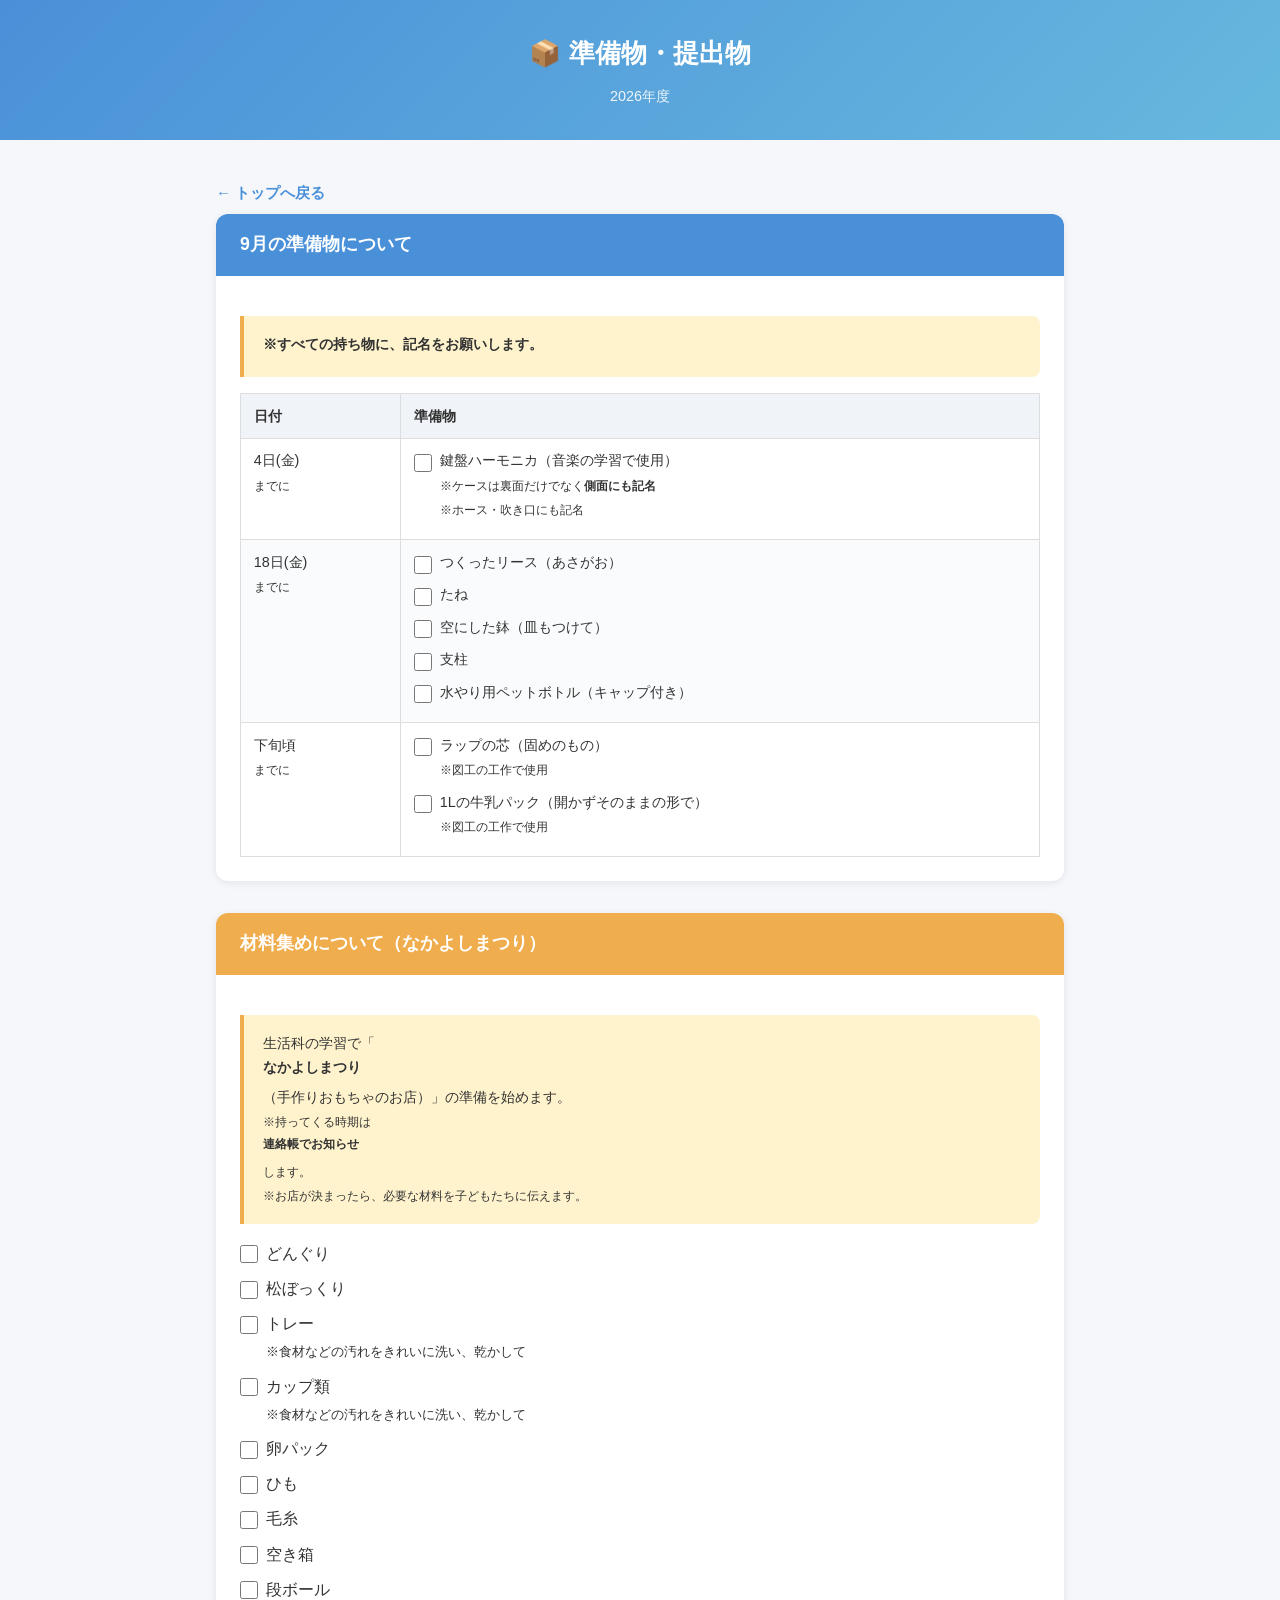
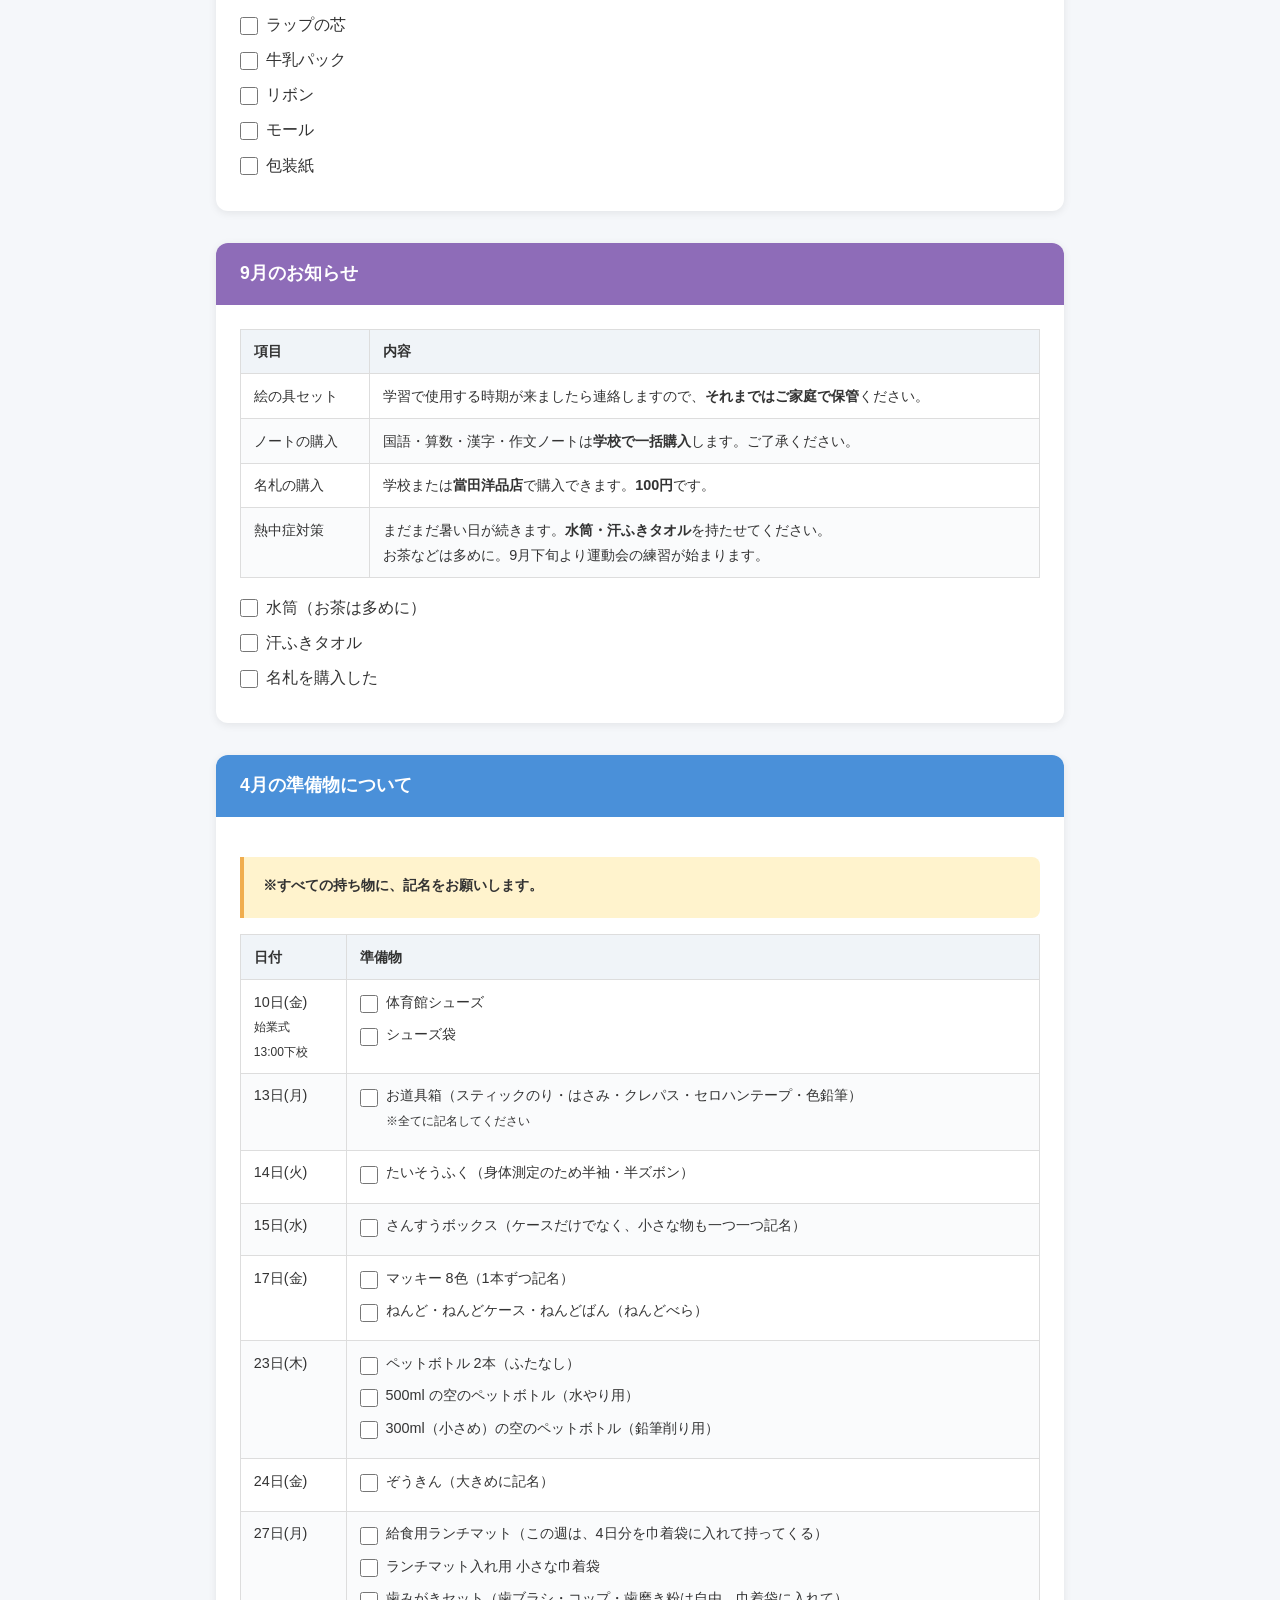
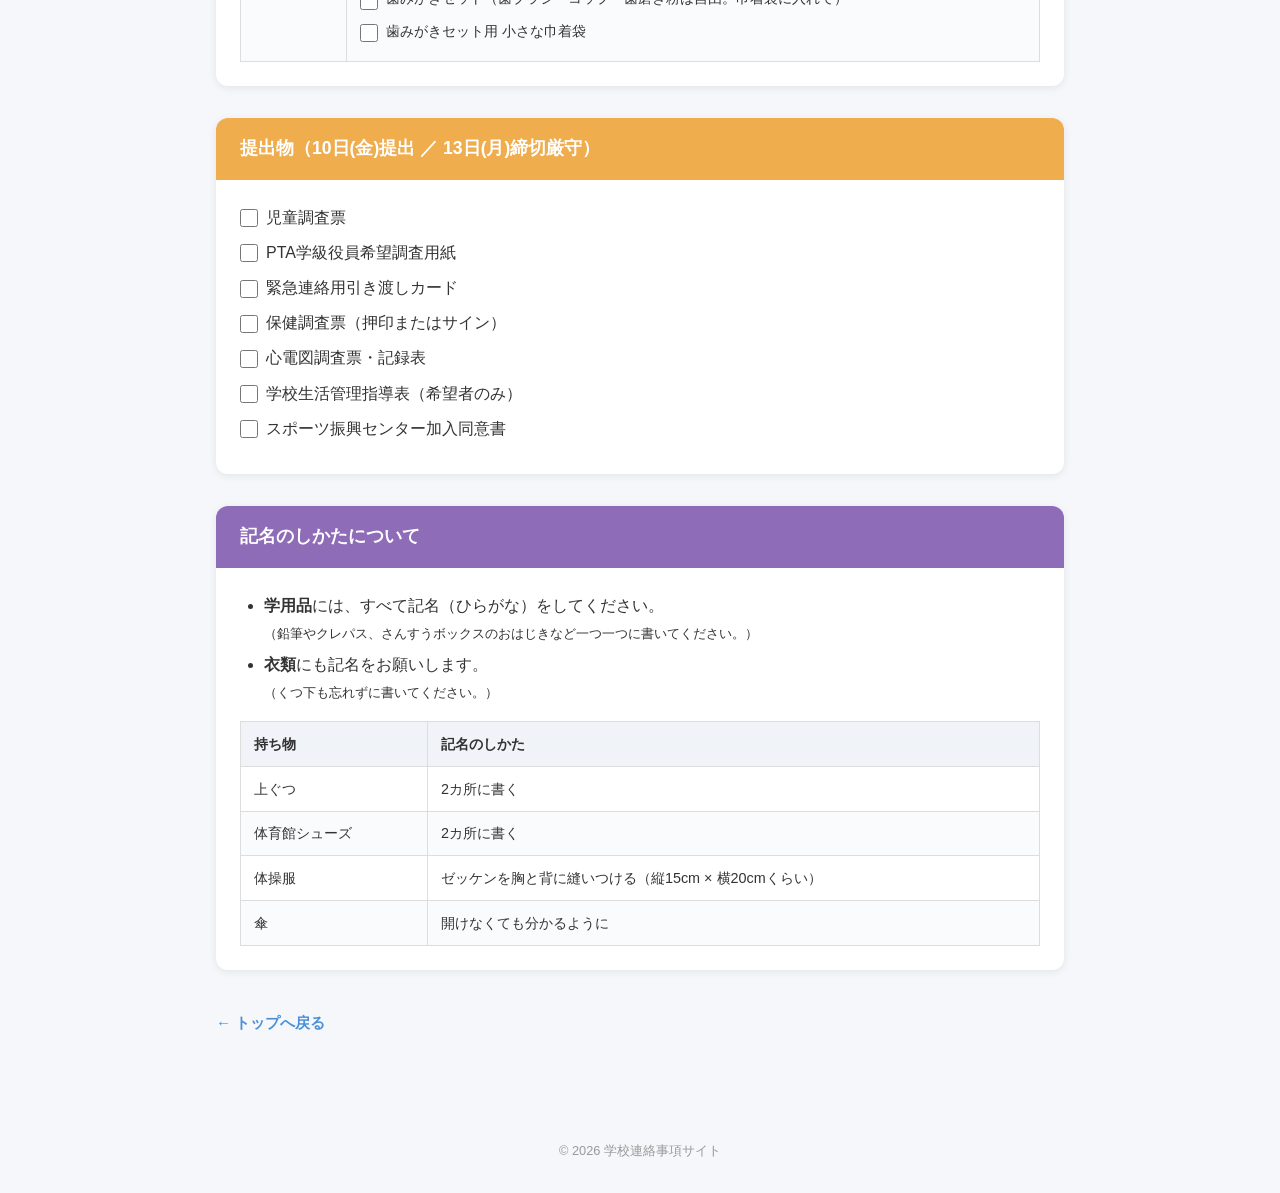
<file: junbi.html>
<!DOCTYPE html>
<html lang="ja">
<head>
  <meta charset="UTF-8">
  <meta http-equiv="Cache-Control" content="no-cache, no-store, must-revalidate">
  <meta http-equiv="Pragma" content="no-cache">
  <meta http-equiv="Expires" content="0">
  <meta name="viewport" content="width=device-width, initial-scale=1.0">
  <link rel="manifest" href="manifest.json">
  <meta name="apple-mobile-web-app-capable" content="yes">
  <meta name="apple-mobile-web-app-status-bar-style" content="default">
  <meta name="apple-mobile-web-app-title" content="佐古小ナビ">
  <link rel="apple-touch-icon" href="apple-touch-icon.png">
  <link rel="icon" type="image/png" sizes="32x32" href="favicon-32.png">
  <title>準備物・提出物・記名 - 学校連絡事項</title>
  <link rel="stylesheet" href="css/style.css">
</head>
<body>

<header>
  <h1>📦 準備物・提出物</h1>
  <p>2026年度</p>
</header>

<div class="container">
  <a href="index.html" class="back-link">← トップへ戻る</a>

  <!-- ==================== 9月の準備物 ==================== -->
  <div class="card">
    <div class="card-header blue">9月の準備物について</div>
    <div class="card-body">
      <div class="notice">
        <strong>※すべての持ち物に、記名をお願いします。</strong>
      </div>
      <table>
        <thead>
          <tr><th>日付</th><th>準備物</th></tr>
        </thead>
        <tbody>
          <tr>
            <td>4日(金)<br><small>までに</small></td>
            <td>
              <ul class="checklist">
                <li><input type="checkbox" id="s1"><label for="s1">鍵盤ハーモニカ（音楽の学習で使用）<br><small>※ケースは裏面だけでなく<strong>側面にも記名</strong><br>※ホース・吹き口にも記名</small></label></li>
              </ul>
            </td>
          </tr>
          <tr>
            <td>18日(金)<br><small>までに</small></td>
            <td>
              <ul class="checklist">
                <li><input type="checkbox" id="s2"><label for="s2">つくったリース（あさがお）</label></li>
                <li><input type="checkbox" id="s3"><label for="s3">たね</label></li>
                <li><input type="checkbox" id="s4"><label for="s4">空にした鉢（皿もつけて）</label></li>
                <li><input type="checkbox" id="s5"><label for="s5">支柱</label></li>
                <li><input type="checkbox" id="s6"><label for="s6">水やり用ペットボトル（キャップ付き）</label></li>
              </ul>
            </td>
          </tr>
          <tr>
            <td>下旬頃<br><small>までに</small></td>
            <td>
              <ul class="checklist">
                <li><input type="checkbox" id="s7"><label for="s7">ラップの芯（固めのもの）<br><small>※図工の工作で使用</small></label></li>
                <li><input type="checkbox" id="s8"><label for="s8">1Lの牛乳パック（開かずそのままの形で）<br><small>※図工の工作で使用</small></label></li>
              </ul>
            </td>
          </tr>
        </tbody>
      </table>
    </div>
  </div>

  <!-- ==================== 材料集め ==================== -->
  <div class="card">
    <div class="card-header orange">材料集めについて（なかよしまつり）</div>
    <div class="card-body">
      <div class="notice">
        生活科の学習で「<strong>なかよしまつり</strong>（手作りおもちゃのお店）」の準備を始めます。<br>
        <small>※持ってくる時期は<strong>連絡帳でお知らせ</strong>します。<br>
        ※お店が決まったら、必要な材料を子どもたちに伝えます。</small>
      </div>
      <ul class="checklist">
        <li><input type="checkbox" id="s9"><label for="s9">どんぐり</label></li>
        <li><input type="checkbox" id="s10"><label for="s10">松ぼっくり</label></li>
        <li><input type="checkbox" id="s11"><label for="s11">トレー<br><small>※食材などの汚れをきれいに洗い、乾かして</small></label></li>
        <li><input type="checkbox" id="s12"><label for="s12">カップ類<br><small>※食材などの汚れをきれいに洗い、乾かして</small></label></li>
        <li><input type="checkbox" id="s13"><label for="s13">卵パック</label></li>
        <li><input type="checkbox" id="s14"><label for="s14">ひも</label></li>
        <li><input type="checkbox" id="s15"><label for="s15">毛糸</label></li>
        <li><input type="checkbox" id="s16"><label for="s16">空き箱</label></li>
        <li><input type="checkbox" id="s17"><label for="s17">段ボール</label></li>
        <li><input type="checkbox" id="s18"><label for="s18">ラップの芯</label></li>
        <li><input type="checkbox" id="s19"><label for="s19">牛乳パック</label></li>
        <li><input type="checkbox" id="s20"><label for="s20">リボン</label></li>
        <li><input type="checkbox" id="s21"><label for="s21">モール</label></li>
        <li><input type="checkbox" id="s22"><label for="s22">包装紙</label></li>
      </ul>
    </div>
  </div>

  <!-- ==================== 9月のお知らせ ==================== -->
  <div class="card">
    <div class="card-header purple">9月のお知らせ</div>
    <div class="card-body">
      <table>
        <thead>
          <tr><th>項目</th><th>内容</th></tr>
        </thead>
        <tbody>
          <tr>
            <td>絵の具セット</td>
            <td>学習で使用する時期が来ましたら連絡しますので、<strong>それまではご家庭で保管</strong>ください。</td>
          </tr>
          <tr>
            <td>ノートの購入</td>
            <td>国語・算数・漢字・作文ノートは<strong>学校で一括購入</strong>します。ご了承ください。</td>
          </tr>
          <tr>
            <td>名札の購入</td>
            <td>学校または<strong>當田洋品店</strong>で購入できます。<strong>100円</strong>です。</td>
          </tr>
          <tr>
            <td>熱中症対策</td>
            <td>まだまだ暑い日が続きます。<strong>水筒・汗ふきタオル</strong>を持たせてください。<br>お茶などは多めに。9月下旬より運動会の練習が始まります。</td>
          </tr>
        </tbody>
      </table>
      <ul class="checklist" style="margin-top:1rem;">
        <li><input type="checkbox" id="s23"><label for="s23">水筒（お茶は多めに）</label></li>
        <li><input type="checkbox" id="s24"><label for="s24">汗ふきタオル</label></li>
        <li><input type="checkbox" id="s25"><label for="s25">名札を購入した</label></li>
      </ul>
    </div>
  </div>

  <!-- ==================== 準備物 ==================== -->
  <div class="card">
    <div class="card-header blue">4月の準備物について</div>
    <div class="card-body">
      <div class="notice">
        <strong>※すべての持ち物に、記名をお願いします。</strong>
      </div>
      <table>
        <thead>
          <tr><th>日付</th><th>準備物</th></tr>
        </thead>
        <tbody>
          <tr>
            <td>10日(金)<br><small>始業式<br>13:00下校</small></td>
            <td>
              <ul class="checklist">
                <li><input type="checkbox" id="p1"><label for="p1">体育館シューズ</label></li>
                <li><input type="checkbox" id="p2"><label for="p2">シューズ袋</label></li>
              </ul>
            </td>
          </tr>
          <tr>
            <td>13日(月)</td>
            <td>
              <ul class="checklist">
                <li><input type="checkbox" id="p3"><label for="p3">お道具箱（スティックのり・はさみ・クレパス・セロハンテープ・色鉛筆）<br><small>※全てに記名してください</small></label></li>
              </ul>
            </td>
          </tr>
          <tr>
            <td>14日(火)</td>
            <td>
              <ul class="checklist">
                <li><input type="checkbox" id="p4"><label for="p4">たいそうふく（身体測定のため半袖・半ズボン）</label></li>
              </ul>
            </td>
          </tr>
          <tr>
            <td>15日(水)</td>
            <td>
              <ul class="checklist">
                <li><input type="checkbox" id="p5"><label for="p5">さんすうボックス（ケースだけでなく、小さな物も一つ一つ記名）</label></li>
              </ul>
            </td>
          </tr>
          <tr>
            <td>17日(金)</td>
            <td>
              <ul class="checklist">
                <li><input type="checkbox" id="p6"><label for="p6">マッキー 8色（1本ずつ記名）</label></li>
                <li><input type="checkbox" id="p7"><label for="p7">ねんど・ねんどケース・ねんどばん（ねんどべら）</label></li>
              </ul>
            </td>
          </tr>
          <tr>
            <td>23日(木)</td>
            <td>
              <ul class="checklist">
                <li><input type="checkbox" id="p8"><label for="p8">ペットボトル 2本（ふたなし）</label></li>
                <li><input type="checkbox" id="p9"><label for="p9">500ml の空のペットボトル（水やり用）</label></li>
                <li><input type="checkbox" id="p10"><label for="p10">300ml（小さめ）の空のペットボトル（鉛筆削り用）</label></li>
              </ul>
            </td>
          </tr>
          <tr>
            <td>24日(金)</td>
            <td>
              <ul class="checklist">
                <li><input type="checkbox" id="p11"><label for="p11">ぞうきん（大きめに記名）</label></li>
              </ul>
            </td>
          </tr>
          <tr>
            <td>27日(月)</td>
            <td>
              <ul class="checklist">
                <li><input type="checkbox" id="p12"><label for="p12">給食用ランチマット（この週は、4日分を巾着袋に入れて持ってくる）</label></li>
                <li><input type="checkbox" id="p13"><label for="p13">ランチマット入れ用 小さな巾着袋</label></li>
                <li><input type="checkbox" id="p14"><label for="p14">歯みがきセット（歯ブラシ・コップ・歯磨き粉は自由。巾着袋に入れて）</label></li>
                <li><input type="checkbox" id="p15"><label for="p15">歯みがきセット用 小さな巾着袋</label></li>
              </ul>
            </td>
          </tr>
        </tbody>
      </table>
    </div>
  </div>

  <!-- ==================== 提出物 ==================== -->
  <div class="card">
    <div class="card-header orange">提出物（10日(金)提出 ／ 13日(月)締切厳守）</div>
    <div class="card-body">
      <ul class="checklist">
        <li><input type="checkbox" id="d1"><label for="d1">児童調査票</label></li>
        <li><input type="checkbox" id="d2"><label for="d2">PTA学級役員希望調査用紙</label></li>
        <li><input type="checkbox" id="d3"><label for="d3">緊急連絡用引き渡しカード</label></li>
        <li><input type="checkbox" id="d4"><label for="d4">保健調査票（押印またはサイン）</label></li>
        <li><input type="checkbox" id="d5"><label for="d5">心電図調査票・記録表</label></li>
        <li><input type="checkbox" id="d6"><label for="d6">学校生活管理指導表（希望者のみ）</label></li>
        <li><input type="checkbox" id="d7"><label for="d7">スポーツ振興センター加入同意書</label></li>
      </ul>
    </div>
  </div>

  <!-- ==================== 記名のしかた ==================== -->
  <div class="card">
    <div class="card-header purple">記名のしかたについて</div>
    <div class="card-body">
      <ul>
        <li><strong>学用品</strong>には、すべて記名（ひらがな）をしてください。<br>
          <small>（鉛筆やクレパス、さんすうボックスのおはじきなど一つ一つに書いてください。）</small></li>
        <li><strong>衣類</strong>にも記名をお願いします。<br>
          <small>（くつ下も忘れずに書いてください。）</small></li>
      </ul>
      <table style="margin-top:1rem;">
        <thead>
          <tr><th>持ち物</th><th>記名のしかた</th></tr>
        </thead>
        <tbody>
          <tr><td>上ぐつ</td><td>2カ所に書く</td></tr>
          <tr><td>体育館シューズ</td><td>2カ所に書く</td></tr>
          <tr><td>体操服</td><td>ゼッケンを胸と背に縫いつける（縦15cm × 横20cmくらい）</td></tr>
          <tr><td>傘</td><td>開けなくても分かるように</td></tr>
        </tbody>
      </table>
    </div>
  </div>

  <a href="index.html" class="back-link" style="margin-bottom:2rem;">← トップへ戻る</a>
</div>

<footer>
  &copy; 2026 学校連絡事項サイト
</footer>

<script src="js/sync.js"></script>
<script>
document.querySelectorAll('.checklist input[type="checkbox"]').forEach(cb => {
  cb.checked = localStorage.getItem(cb.id) === '1';
  cb.addEventListener('change', () => {
    syncSave(cb.id, cb.checked ? '1' : '0');
  });
});
syncCheckboxes();
</script>
</body>
</html>
</file>
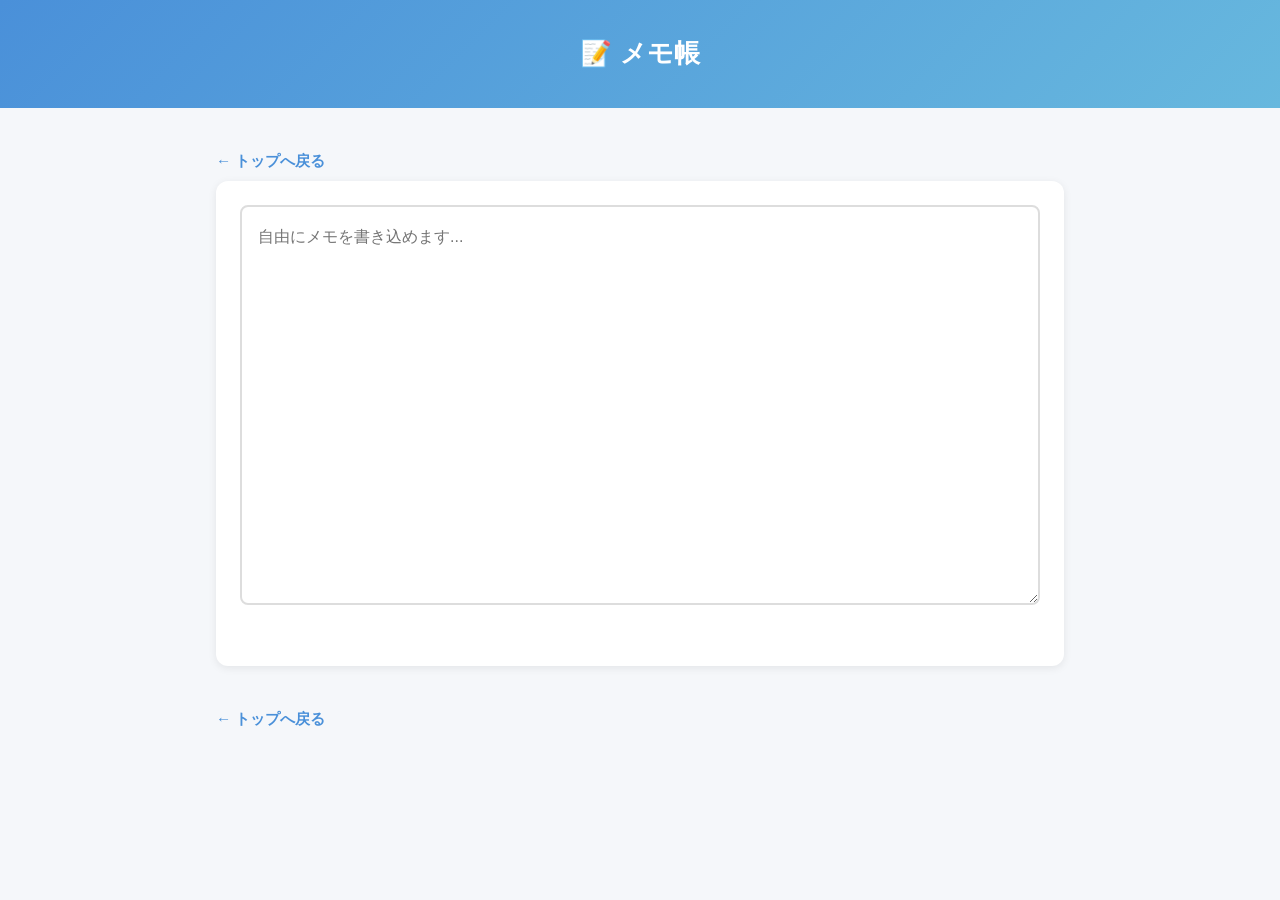
<file: memo.html>
<!DOCTYPE html>
<html lang="ja">
<head>
  <meta charset="UTF-8">
  <meta http-equiv="Cache-Control" content="no-cache, no-store, must-revalidate">
  <meta http-equiv="Pragma" content="no-cache">
  <meta http-equiv="Expires" content="0">
  <meta name="viewport" content="width=device-width, initial-scale=1.0">
  <link rel="manifest" href="manifest.json">
  <meta name="apple-mobile-web-app-capable" content="yes">
  <meta name="apple-mobile-web-app-status-bar-style" content="default">
  <meta name="apple-mobile-web-app-title" content="佐古小ナビ">
  <link rel="apple-touch-icon" href="apple-touch-icon.png">
  <link rel="icon" type="image/png" sizes="32x32" href="favicon-32.png">
  <title>メモ帳 - 杏ちゃんの佐古小ナビ</title>
  <link rel="stylesheet" href="css/style.css">
  <style>
    .memo-area {
      width: 100%;
      min-height: 400px;
      padding: 1rem;
      font-size: 1rem;
      font-family: inherit;
      line-height: 1.8;
      border: 2px solid #ddd;
      border-radius: 8px;
      outline: none;
      resize: vertical;
      background: #fff;
    }
    .memo-area:focus {
      border-color: #4a90d9;
    }
    .memo-status {
      text-align: right;
      color: #aaa;
      font-size: 0.85rem;
      margin-top: 0.5rem;
      min-height: 1.5em;
    }
    .memo-status.saved {
      color: #5cb85c;
    }
  </style>
</head>
<body>

<header>
  <h1>📝 メモ帳</h1>
</header>

<div class="container">
  <a href="index.html" class="back-link">← トップへ戻る</a>

  <div class="card">
    <div class="card-body">
      <textarea class="memo-area" id="memoArea" placeholder="自由にメモを書き込めます..."></textarea>
      <div class="memo-status" id="memoStatus"></div>
    </div>
  </div>

  <a href="index.html" class="back-link" style="margin-bottom:2rem;">← トップへ戻る</a>
</div>

<script src="js/sync.js"></script>
<script>
const KEY = 'sako_memo';
const area = document.getElementById('memoArea');
const status = document.getElementById('memoStatus');
let timer;

area.value = localStorage.getItem(KEY) || '';

area.addEventListener('input', () => {
  clearTimeout(timer);
  status.textContent = '';
  status.className = 'memo-status';
  timer = setTimeout(() => {
    localStorage.setItem(KEY, area.value);
    syncSave(KEY, area.value);
    status.textContent = '保存しました（共有済み）';
    status.className = 'memo-status saved';
  }, 500);
});

// 共有データから読み込み
syncLoad().then(data => {
  if (data && data[KEY]) {
    area.value = data[KEY];
    localStorage.setItem(KEY, data[KEY]);
  }
});
</script>
</body>
</html>
</file>
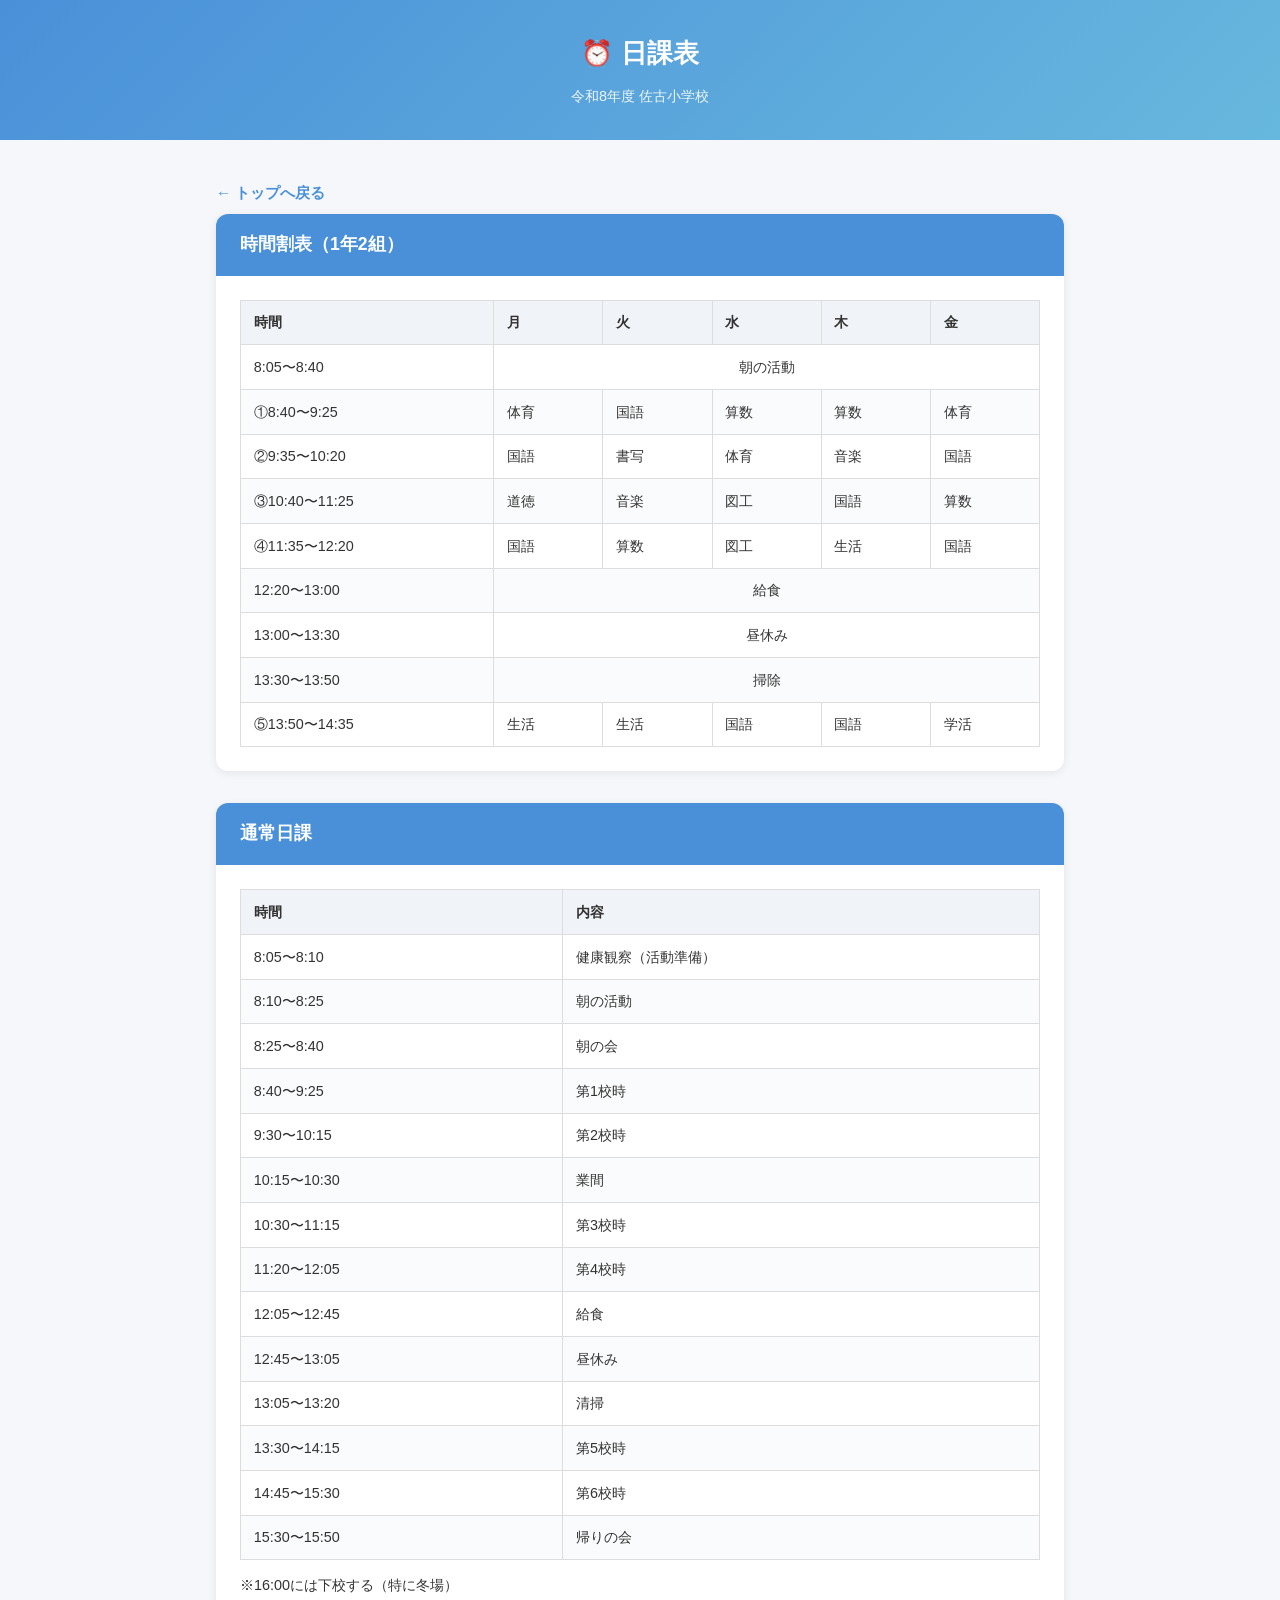
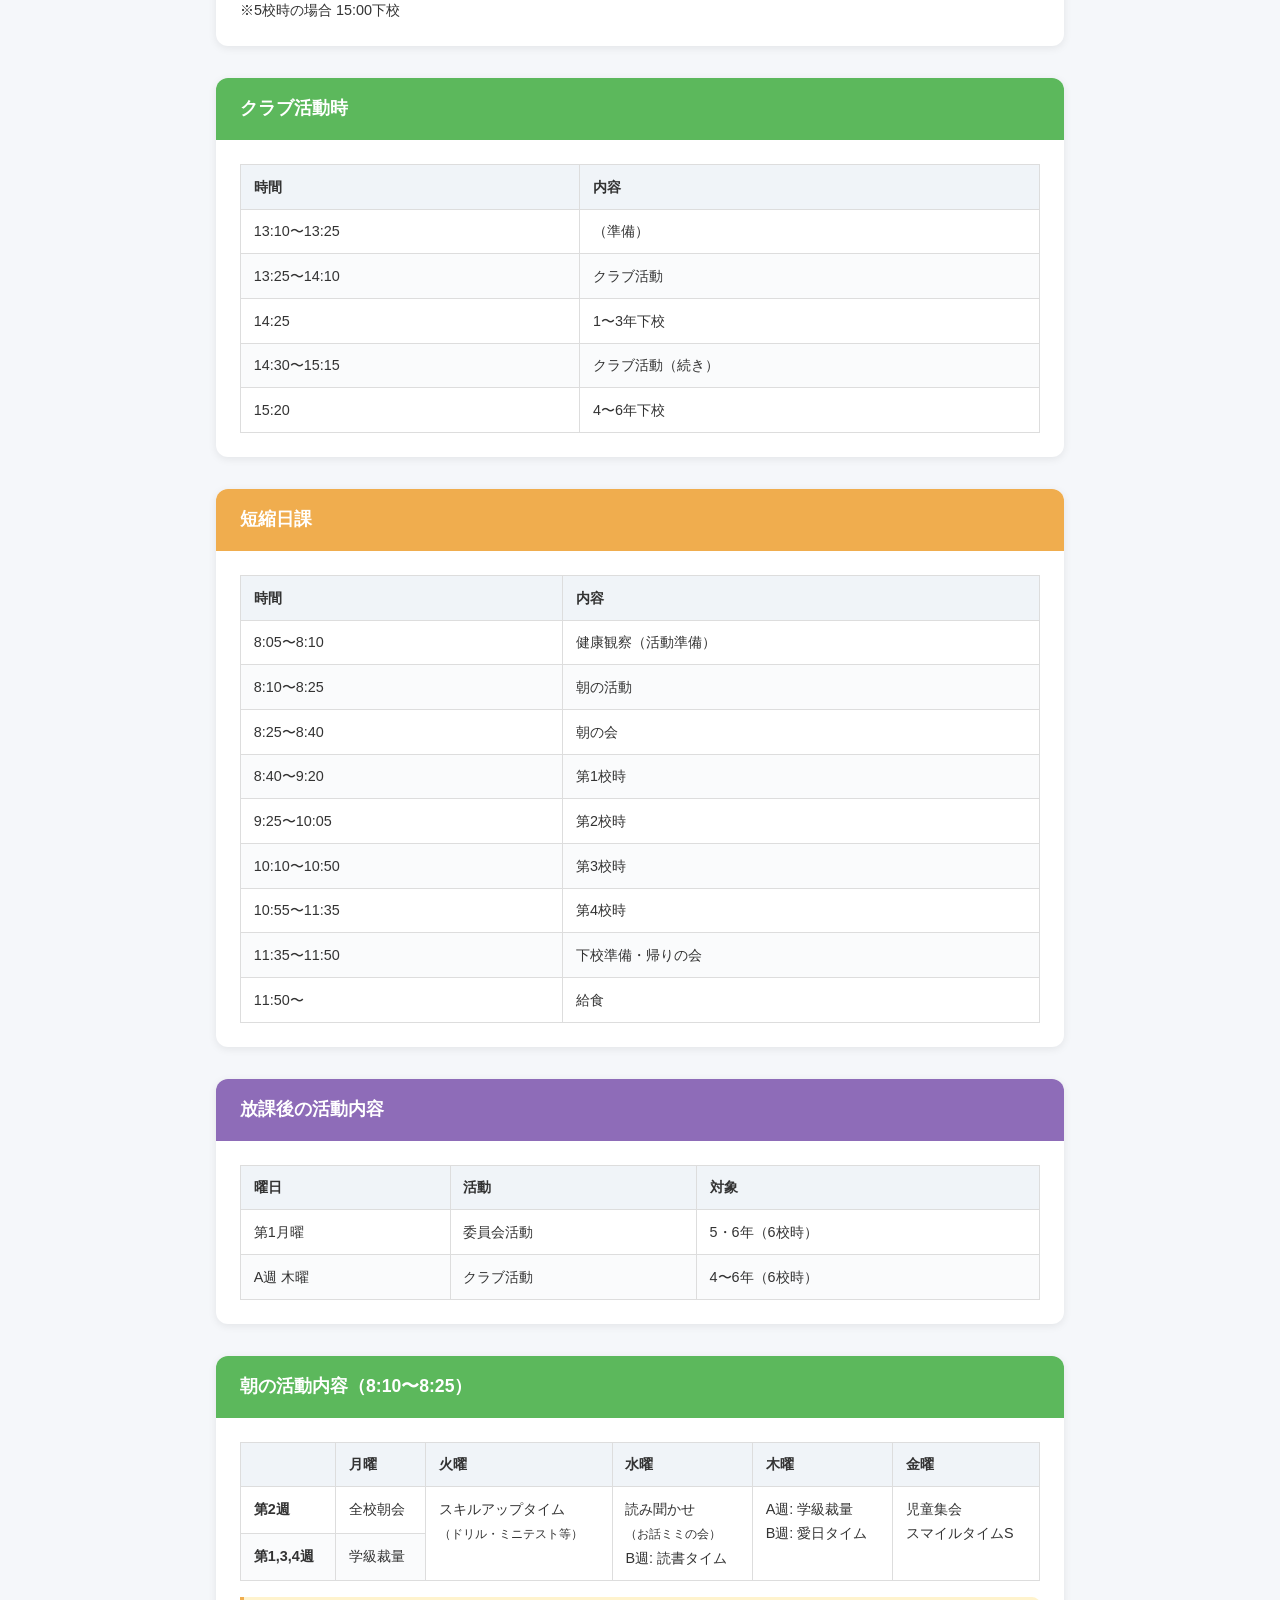
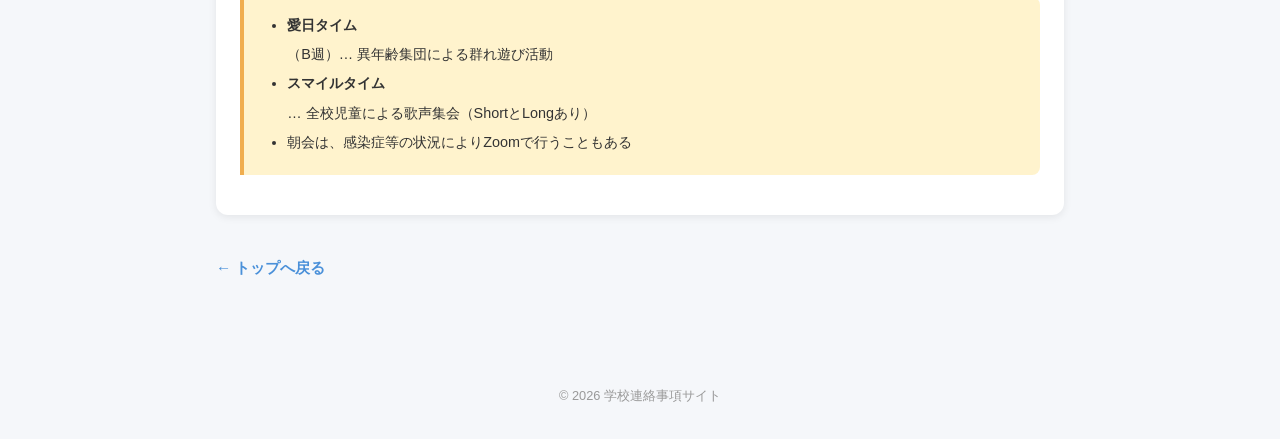
<file: nikka.html>
<!DOCTYPE html>
<html lang="ja">
<head>
  <meta charset="UTF-8">
  <meta http-equiv="Cache-Control" content="no-cache, no-store, must-revalidate">
  <meta http-equiv="Pragma" content="no-cache">
  <meta http-equiv="Expires" content="0">
  <meta name="viewport" content="width=device-width, initial-scale=1.0">
  <link rel="manifest" href="manifest.json">
  <meta name="apple-mobile-web-app-capable" content="yes">
  <meta name="apple-mobile-web-app-status-bar-style" content="default">
  <meta name="apple-mobile-web-app-title" content="佐古小ナビ">
  <link rel="apple-touch-icon" href="apple-touch-icon.png">
  <link rel="icon" type="image/png" sizes="32x32" href="favicon-32.png">
  <title>日課表 - 学校連絡事項</title>
  <link rel="stylesheet" href="css/style.css">
</head>
<body>

<header>
  <h1>⏰ 日課表</h1>
  <p>令和8年度 佐古小学校</p>
</header>

<div class="container">
  <a href="index.html" class="back-link">← トップへ戻る</a>

  <!-- ==================== 時間割表（1年2組） ==================== -->
  <div class="card">
    <div class="card-header blue">時間割表（1年2組）</div>
    <div class="card-body">
      <table>
        <thead>
          <tr><th>時間</th><th>月</th><th>火</th><th>水</th><th>木</th><th>金</th></tr>
        </thead>
        <tbody>
          <tr>
            <td>8:05〜8:40</td>
            <td colspan="5" style="text-align:center;">朝の活動</td>
          </tr>
          <tr>
            <td>①8:40〜9:25</td>
            <td>体育</td><td>国語</td><td>算数</td><td>算数</td><td>体育</td>
          </tr>
          <tr>
            <td>②9:35〜10:20</td>
            <td>国語</td><td>書写</td><td>体育</td><td>音楽</td><td>国語</td>
          </tr>
          <tr>
            <td>③10:40〜11:25</td>
            <td>道徳</td><td>音楽</td><td>図工</td><td>国語</td><td>算数</td>
          </tr>
          <tr>
            <td>④11:35〜12:20</td>
            <td>国語</td><td>算数</td><td>図工</td><td>生活</td><td>国語</td>
          </tr>
          <tr>
            <td>12:20〜13:00</td>
            <td colspan="5" style="text-align:center;">給食</td>
          </tr>
          <tr>
            <td>13:00〜13:30</td>
            <td colspan="5" style="text-align:center;">昼休み</td>
          </tr>
          <tr>
            <td>13:30〜13:50</td>
            <td colspan="5" style="text-align:center;">掃除</td>
          </tr>
          <tr>
            <td>⑤13:50〜14:35</td>
            <td>生活</td><td>生活</td><td>国語</td><td>国語</td><td>学活</td>
          </tr>
        </tbody>
      </table>
    </div>
  </div>

  <!-- ==================== 通常日課 ==================== -->
  <div class="card">
    <div class="card-header blue">通常日課</div>
    <div class="card-body">
      <table>
        <thead>
          <tr><th>時間</th><th>内容</th></tr>
        </thead>
        <tbody>
          <tr><td>8:05〜8:10</td><td>健康観察（活動準備）</td></tr>
          <tr><td>8:10〜8:25</td><td>朝の活動</td></tr>
          <tr><td>8:25〜8:40</td><td>朝の会</td></tr>
          <tr><td>8:40〜9:25</td><td>第1校時</td></tr>
          <tr><td>9:30〜10:15</td><td>第2校時</td></tr>
          <tr><td>10:15〜10:30</td><td>業間</td></tr>
          <tr><td>10:30〜11:15</td><td>第3校時</td></tr>
          <tr><td>11:20〜12:05</td><td>第4校時</td></tr>
          <tr><td>12:05〜12:45</td><td>給食</td></tr>
          <tr><td>12:45〜13:05</td><td>昼休み</td></tr>
          <tr><td>13:05〜13:20</td><td>清掃</td></tr>
          <tr><td>13:30〜14:15</td><td>第5校時</td></tr>
          <tr><td>14:45〜15:30</td><td>第6校時</td></tr>
          <tr><td>15:30〜15:50</td><td>帰りの会</td></tr>
        </tbody>
      </table>
      <p style="margin-top:0.8rem; font-size:0.9rem;">
        ※16:00には下校する（特に冬場）<br>
        ※5校時の場合 15:00下校
      </p>
    </div>
  </div>

  <!-- ==================== クラブ活動時 ==================== -->
  <div class="card">
    <div class="card-header green">クラブ活動時</div>
    <div class="card-body">
      <table>
        <thead>
          <tr><th>時間</th><th>内容</th></tr>
        </thead>
        <tbody>
          <tr><td>13:10〜13:25</td><td>（準備）</td></tr>
          <tr><td>13:25〜14:10</td><td>クラブ活動</td></tr>
          <tr><td>14:25</td><td>1〜3年下校</td></tr>
          <tr><td>14:30〜15:15</td><td>クラブ活動（続き）</td></tr>
          <tr><td>15:20</td><td>4〜6年下校</td></tr>
        </tbody>
      </table>
    </div>
  </div>

  <!-- ==================== 短縮日課 ==================== -->
  <div class="card">
    <div class="card-header orange">短縮日課</div>
    <div class="card-body">
      <table>
        <thead>
          <tr><th>時間</th><th>内容</th></tr>
        </thead>
        <tbody>
          <tr><td>8:05〜8:10</td><td>健康観察（活動準備）</td></tr>
          <tr><td>8:10〜8:25</td><td>朝の活動</td></tr>
          <tr><td>8:25〜8:40</td><td>朝の会</td></tr>
          <tr><td>8:40〜9:20</td><td>第1校時</td></tr>
          <tr><td>9:25〜10:05</td><td>第2校時</td></tr>
          <tr><td>10:10〜10:50</td><td>第3校時</td></tr>
          <tr><td>10:55〜11:35</td><td>第4校時</td></tr>
          <tr><td>11:35〜11:50</td><td>下校準備・帰りの会</td></tr>
          <tr><td>11:50〜</td><td>給食</td></tr>
        </tbody>
      </table>
    </div>
  </div>

  <!-- ==================== 放課後の活動 ==================== -->
  <div class="card">
    <div class="card-header purple">放課後の活動内容</div>
    <div class="card-body">
      <table>
        <thead>
          <tr><th>曜日</th><th>活動</th><th>対象</th></tr>
        </thead>
        <tbody>
          <tr><td>第1月曜</td><td>委員会活動</td><td>5・6年（6校時）</td></tr>
          <tr><td>A週 木曜</td><td>クラブ活動</td><td>4〜6年（6校時）</td></tr>
        </tbody>
      </table>
    </div>
  </div>

  <!-- ==================== 朝の活動内容 ==================== -->
  <div class="card">
    <div class="card-header green">朝の活動内容（8:10〜8:25）</div>
    <div class="card-body">
      <table>
        <thead>
          <tr><th></th><th>月曜</th><th>火曜</th><th>水曜</th><th>木曜</th><th>金曜</th></tr>
        </thead>
        <tbody>
          <tr>
            <td><strong>第2週</strong></td>
            <td>全校朝会</td>
            <td rowspan="2">スキルアップタイム<br><small>（ドリル・ミニテスト等）</small></td>
            <td rowspan="2">読み聞かせ<br><small>（お話ミミの会）</small><br>B週: 読書タイム</td>
            <td rowspan="2">A週: 学級裁量<br>B週: 愛日タイム</td>
            <td rowspan="2">児童集会<br>スマイルタイムS</td>
          </tr>
          <tr>
            <td><strong>第1,3,4週</strong></td>
            <td>学級裁量</td>
          </tr>
        </tbody>
      </table>
      <div class="notice" style="margin-top:1rem;">
        <ul>
          <li><strong>愛日タイム</strong>（B週）… 異年齢集団による群れ遊び活動</li>
          <li><strong>スマイルタイム</strong> … 全校児童による歌声集会（ShortとLongあり）</li>
          <li>朝会は、感染症等の状況によりZoomで行うこともある</li>
        </ul>
      </div>
    </div>
  </div>

  <a href="index.html" class="back-link" style="margin-bottom:2rem;">← トップへ戻る</a>
</div>

<footer>
  &copy; 2026 学校連絡事項サイト
</footer>

</body>
</html>
</file>
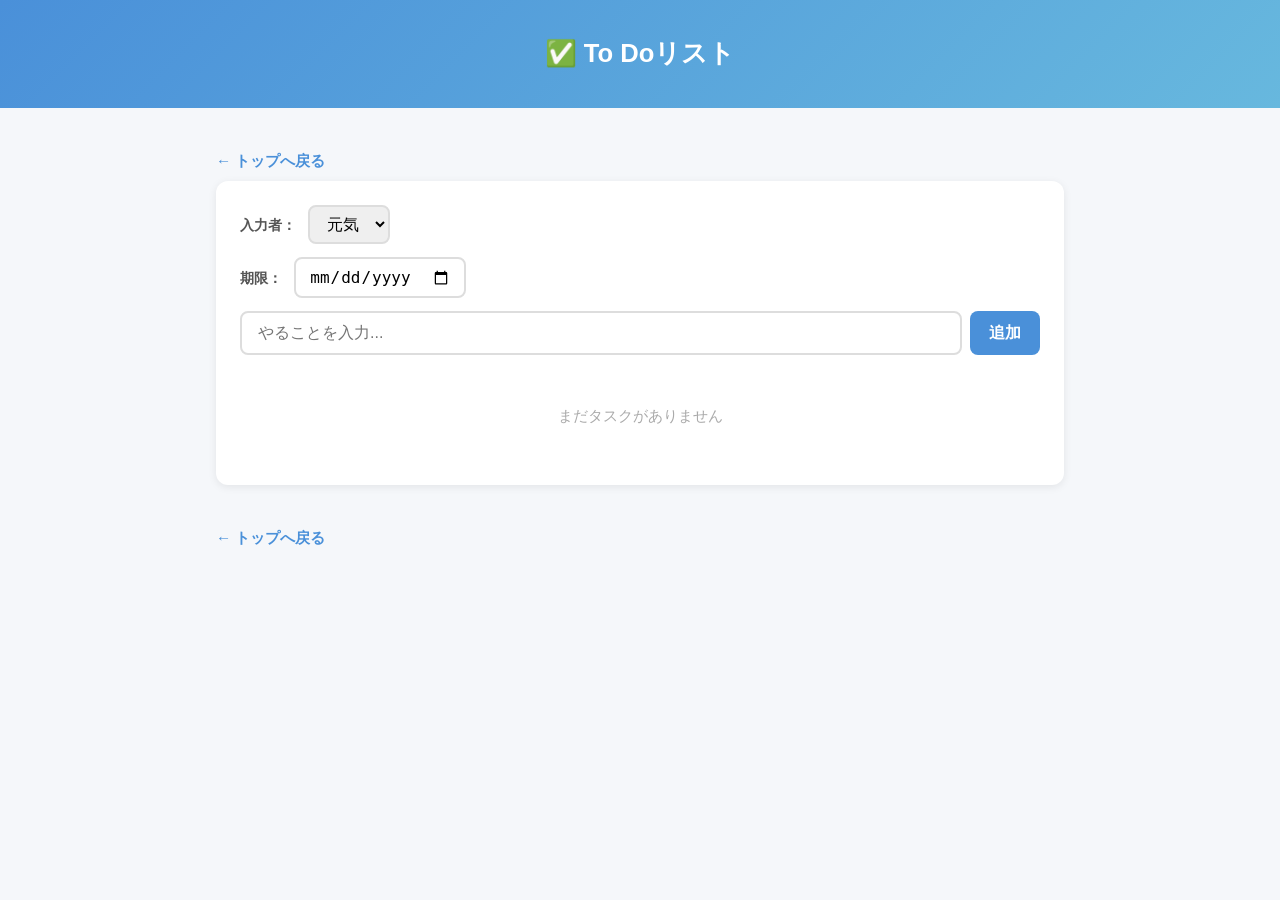
<file: todo.html>
<!DOCTYPE html>
<html lang="ja">
<head>
  <meta charset="UTF-8">
  <meta http-equiv="Cache-Control" content="no-cache, no-store, must-revalidate">
  <meta http-equiv="Pragma" content="no-cache">
  <meta http-equiv="Expires" content="0">
  <meta name="viewport" content="width=device-width, initial-scale=1.0">
  <link rel="manifest" href="manifest.json">
  <meta name="apple-mobile-web-app-capable" content="yes">
  <meta name="apple-mobile-web-app-status-bar-style" content="default">
  <meta name="apple-mobile-web-app-title" content="佐古小ナビ">
  <link rel="apple-touch-icon" href="apple-touch-icon.png">
  <link rel="icon" type="image/png" sizes="32x32" href="favicon-32.png">
  <title>To Doリスト - 杏ちゃんの佐古小ナビ</title>
  <link rel="stylesheet" href="css/style.css">
  <style>
    .todo-input-area {
      display: flex;
      gap: 0.5rem;
      margin-bottom: 1rem;
    }
    .todo-input-area input {
      flex: 1;
      padding: 0.7rem 1rem;
      font-size: 1rem;
      border: 2px solid #ddd;
      border-radius: 8px;
      outline: none;
    }
    .todo-input-area input:focus {
      border-color: #4a90d9;
    }
    .todo-input-area button {
      padding: 0.7rem 1.2rem;
      font-size: 1rem;
      font-weight: bold;
      color: #fff;
      background: #4a90d9;
      border: none;
      border-radius: 8px;
      cursor: pointer;
    }
    .todo-input-area button:hover {
      background: #3a7bc8;
    }
    .todo-list {
      list-style: none;
      padding: 0;
    }
    .todo-item {
      display: flex;
      align-items: center;
      gap: 0.6rem;
      padding: 0.8rem 0;
      border-bottom: 1px solid #eee;
    }
    .todo-item input[type="checkbox"] {
      width: 20px;
      height: 20px;
      accent-color: #4a90d9;
      cursor: pointer;
      flex-shrink: 0;
    }
    .todo-item span {
      flex: 1;
      font-size: 1rem;
    }
    .todo-item.done span {
      text-decoration: line-through;
      color: #aaa;
    }
    .todo-delete {
      background: none;
      border: none;
      color: #d9534f;
      font-size: 1.2rem;
      cursor: pointer;
      padding: 0 0.3rem;
    }
    .todo-delete:hover {
      color: #c9302c;
    }
    .todo-empty {
      text-align: center;
      color: #aaa;
      padding: 2rem;
      font-size: 0.95rem;
    }
    .todo-user-area {
      margin-bottom: 0.8rem;
    }
    .todo-user-area label {
      font-size: 0.9rem;
      font-weight: bold;
      color: #555;
      margin-right: 0.5rem;
    }
    .todo-user-area select {
      padding: 0.5rem 0.8rem;
      font-size: 1rem;
      border: 2px solid #ddd;
      border-radius: 8px;
      outline: none;
    }
    .todo-user-area select:focus {
      border-color: #4a90d9;
    }
    .todo-added-by {
      font-size: 0.8rem;
      color: #888;
      margin-left: 0.3rem;
    }
    .todo-deadline {
      font-size: 0.8rem;
      color: #e67e22;
      margin-left: 0.3rem;
      white-space: nowrap;
    }
    .todo-deadline.overdue {
      color: #d9534f;
      font-weight: bold;
    }
    .todo-deadline.today {
      color: #d9534f;
    }
    .todo-date-area {
      margin-bottom: 0.8rem;
    }
    .todo-date-area label {
      font-size: 0.9rem;
      font-weight: bold;
      color: #555;
      margin-right: 0.5rem;
    }
    .todo-date-area input[type="date"] {
      padding: 0.5rem 0.8rem;
      font-size: 1rem;
      border: 2px solid #ddd;
      border-radius: 8px;
      outline: none;
    }
    .todo-date-area input[type="date"]:focus {
      border-color: #4a90d9;
    }
  </style>
</head>
<body>

<header>
  <h1>✅ To Doリスト</h1>
</header>

<div class="container">
  <a href="index.html" class="back-link">← トップへ戻る</a>

  <div class="card">
    <div class="card-body">
      <div class="todo-user-area">
        <label>入力者：</label>
        <select id="todoUser">
          <option value="元気">元気</option>
          <option value="美穂">美穂</option>
        </select>
      </div>
      <div class="todo-date-area">
        <label>期限：</label>
        <input type="date" id="todoDeadline">
      </div>
      <div class="todo-input-area">
        <input type="text" id="todoInput" placeholder="やることを入力...">
        <button onclick="addTodo()">追加</button>
      </div>
      <ul class="todo-list" id="todoList"></ul>
      <div class="todo-empty" id="todoEmpty">まだタスクがありません</div>
    </div>
  </div>

  <a href="index.html" class="back-link" style="margin-bottom:2rem;">← トップへ戻る</a>
</div>

<script src="js/sync.js"></script>
<script>
const KEY = 'sako_todos';

function loadTodos() {
  return JSON.parse(localStorage.getItem(KEY) || '[]');
}

function saveTodos(todos) {
  const json = JSON.stringify(todos);
  localStorage.setItem(KEY, json);
  syncSave(KEY, json);
}

function render() {
  const todos = loadTodos();
  const list = document.getElementById('todoList');
  const empty = document.getElementById('todoEmpty');
  list.innerHTML = '';
  empty.style.display = todos.length ? 'none' : 'block';

  todos.forEach((t, i) => {
    const li = document.createElement('li');
    li.className = 'todo-item' + (t.done ? ' done' : '');
    li.innerHTML = `
      <input type="checkbox" ${t.done ? 'checked' : ''} onchange="toggleTodo(${i})">
      <span>${t.deadline ? '<span class="todo-deadline ' + deadlineClass(t.deadline) + '">📅' + formatDeadline(t.deadline) + '</span> ' : ''}${esc(t.text)}${t.addedBy ? '<span class="todo-added-by">（' + esc(t.addedBy) + '）</span>' : ''}</span>
      <button class="todo-delete" onclick="deleteTodo(${i})" title="削除">✕</button>
    `;
    list.appendChild(li);
  });
}

function formatDeadline(d) {
  const parts = d.split('-');
  return parseInt(parts[1]) + '/' + parseInt(parts[2]);
}

function deadlineClass(d) {
  const today = new Date();
  today.setHours(0,0,0,0);
  const dl = new Date(d + 'T00:00:00');
  if (dl.getTime() === today.getTime()) return 'today';
  if (dl < today) return 'overdue';
  return '';
}

function addTodo() {
  const input = document.getElementById('todoInput');
  const text = input.value.trim();
  if (!text) return;
  const addedBy = document.getElementById('todoUser').value;
  const deadline = document.getElementById('todoDeadline').value || '';
  const todos = loadTodos();
  todos.push({ text, done: false, addedBy, deadline });
  saveTodos(todos);
  input.value = '';
  document.getElementById('todoDeadline').value = '';
  render();

  // メール通知を送信
  const DOW = ['日','月','火','水','木','金','土'];
  const now = new Date();
  const dow = DOW[now.getDay()];
  const datetime = `${now.getFullYear()}年${now.getMonth()+1}月${now.getDate()}日(${dow}) ${now.getHours()}時${String(now.getMinutes()).padStart(2,'0')}分`;
  syncTodoEmail(text, addedBy, datetime, deadline);
}

function toggleTodo(i) {
  const todos = loadTodos();
  todos[i].done = !todos[i].done;
  saveTodos(todos);
  render();

  if (todos[i].done) {
    const DOW = ['日','月','火','水','木','金','土'];
    const now = new Date();
    const dow = DOW[now.getDay()];
    const datetime = `${now.getFullYear()}年${now.getMonth()+1}月${now.getDate()}日(${dow}) ${now.getHours()}時${String(now.getMinutes()).padStart(2,'0')}分`;
    syncTodoDoneEmail(todos[i].text, todos[i].addedBy || '', datetime);
  }
}

function deleteTodo(i) {
  const todos = loadTodos();
  todos.splice(i, 1);
  saveTodos(todos);
  render();
}

function esc(s) {
  const d = document.createElement('div');
  d.textContent = s;
  return d.innerHTML;
}

let composing = false;
const todoInputEl = document.getElementById('todoInput');
todoInputEl.addEventListener('compositionstart', () => { composing = true; });
todoInputEl.addEventListener('compositionend', () => { composing = false; });
todoInputEl.addEventListener('keydown', e => {
  if (e.key === 'Enter' && !composing) addTodo();
});

// 共有データから読み込み
syncLoad().then(data => {
  if (data && data[KEY]) {
    localStorage.setItem(KEY, data[KEY]);
  }
  render();
});
</script>
</body>
</html>
</file>
<file: css/style.css>
* { margin: 0; padding: 0; box-sizing: border-box; }
body {
  font-family: "Hiragino Kaku Gothic ProN", "Noto Sans JP", sans-serif;
  background: #f5f7fa;
  color: #333;
  line-height: 1.7;
  min-height: 100vh;
}
header {
  background: linear-gradient(135deg, #4a90d9, #67b8de);
  color: #fff;
  padding: 2rem 1rem;
  text-align: center;
}
header h1 { font-size: 1.6rem; }
header p { font-size: 0.9rem; margin-top: 0.5rem; opacity: 0.9; }
.container { max-width: 880px; margin: 2rem auto; padding: 0 1rem; }

/* カード */
.card {
  background: #fff;
  border-radius: 12px;
  box-shadow: 0 2px 8px rgba(0,0,0,0.08);
  margin-bottom: 2rem;
  overflow: hidden;
}
.card-header { padding: 1rem 1.5rem; font-weight: bold; font-size: 1.1rem; color: #fff; }
.card-header.blue { background: #4a90d9; }
.card-header.green { background: #5cb85c; }
.card-header.orange { background: #f0ad4e; }
.card-header.red { background: #d9534f; }
.card-header.purple { background: #8e6cb8; }
.card-body { padding: 1.5rem; }

/* テーブル */
table { width: 100%; border-collapse: collapse; font-size: 0.9rem; }
th, td { border: 1px solid #ddd; padding: 0.6rem 0.8rem; text-align: left; vertical-align: top; }
th { background: #f0f4f8; font-weight: bold; white-space: nowrap; }
tr:nth-child(even) { background: #fafbfc; }

/* お知らせ */
.notice {
  background: #fff3cd; border-left: 4px solid #f0ad4e;
  padding: 1rem 1.2rem; margin: 1rem 0; border-radius: 0 8px 8px 0; font-size: 0.9rem;
}
.notice-red { background: #f8d7da; border-left-color: #d9534f; }
.notice-blue { background: #d1ecf1; border-left-color: #4a90d9; }
.notice strong { display: block; margin-bottom: 0.3rem; }

/* リスト */
ul { padding-left: 1.5rem; }
ul li { margin-bottom: 0.3rem; }

/* チェックリスト */
.checklist { list-style: none; padding-left: 0; }
.checklist li { margin-bottom: 0.5rem; display: flex; align-items: flex-start; gap: 0.5rem; }
.checklist input[type="checkbox"] {
  margin-top: 0.35rem; width: 18px; height: 18px; accent-color: #4a90d9;
  cursor: pointer; flex-shrink: 0;
}
.checklist label { cursor: pointer; flex: 1; }
.checklist input[type="checkbox"]:checked + label {
  text-decoration: line-through; color: #aaa;
}

.school-keep { color: #888; font-size: 0.85em; }

/* 戻るリンク */
.back-link {
  display: inline-flex; align-items: center; gap: 0.3rem;
  color: #4a90d9; text-decoration: none; font-size: 0.95rem;
  padding: 0.5rem 0; font-weight: bold;
}
.back-link:hover { text-decoration: underline; }

/* トップページ メニューカード */
.menu-grid {
  display: grid;
  grid-template-columns: 1fr 1fr;
  gap: 1.2rem;
  margin-top: 1rem;
}
.menu-card {
  display: flex; flex-direction: column; align-items: center; justify-content: center;
  background: #fff;
  border-radius: 16px;
  box-shadow: 0 3px 12px rgba(0,0,0,0.1);
  padding: 2rem 1.5rem;
  text-decoration: none; color: #333;
  transition: transform 0.15s, box-shadow 0.15s;
  min-height: 180px;
}
.menu-card:hover {
  transform: translateY(-3px);
  box-shadow: 0 6px 20px rgba(0,0,0,0.15);
}
.menu-card:active { transform: translateY(0); }
.menu-icon { font-size: 3rem; margin-bottom: 0.8rem; }
.menu-title { font-size: 1.15rem; font-weight: bold; text-align: center; }
.menu-desc { font-size: 0.8rem; color: #777; margin-top: 0.4rem; text-align: center; }

footer { text-align: center; padding: 2rem; color: #999; font-size: 0.8rem; }

@media (max-width: 600px) {
  .menu-grid { grid-template-columns: 1fr; }
  .menu-card { min-height: 140px; padding: 1.5rem 1rem; }
  table { font-size: 0.8rem; }
  th, td { padding: 0.4rem; }
}
</file>
